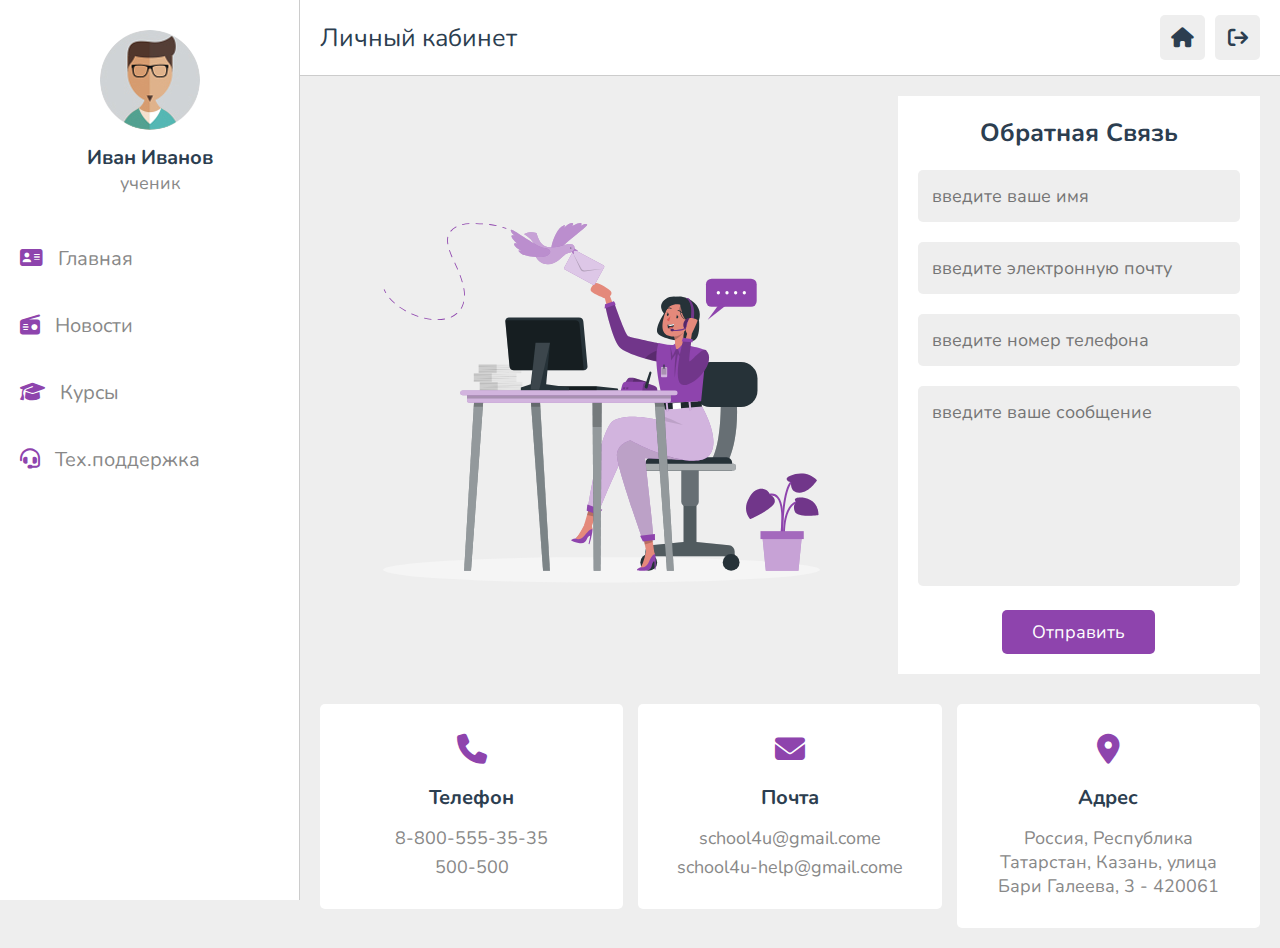
<file: desgin/contact.html>
<!DOCTYPE html>
<html lang="en">
<head>
   <meta charset="UTF-8">
   <meta http-equiv="X-UA-Compatible" content="IE=edge">
   <meta name="viewport" content="width=device-width, initial-scale=1.0">
   <title>contact us</title>

   <!-- font awesome cdn link  -->
   <link rel="stylesheet" href="https://cdnjs.cloudflare.com/ajax/libs/font-awesome/6.1.2/css/all.min.css">

   <!-- custom css file link  -->
   <link rel="stylesheet" href="css/style.css">

</head>
<body>

   <header class="header">

      <section class="flex">
   
         <a href="home.html" class="logo">Личный кабинет</a>
   
         <div class="icons">
            <div id="menu-btn" class="fas fa-home"></div>
            <div class="fa-solid fa-arrow-right-from-bracket"></div>
         </div>
   
         <div class="profile">
            <img src="images/pic-1.jpg" class="image" alt="">
            <h3 class="name">Иван Иванов</h3>
            <p class="role">ученик</p>
            <a href="profile.html" class="btn">аккаунт</a>
            <div class="flex-btn">
               <a href="login.html" class="option-btn">login</a>
               <a href="register.html" class="option-btn">register</a>
            </div>
         </div>
   
      </section>
   
   </header>   
   
   <div class="side-bar">
   
      <div id="close-btn">
         <i class="fas fa-times"></i>
      </div>
   
      <div class="profile">
         <img src="images/pic-1.jpg" class="image" alt="">
         <h3 class="name">Иван Иванов</h3>
         <p class="role">ученик</p>
         <!-- <a href="profile.html" class="btn">аккаунт</a> -->
      </div>
   
      <nav class="navbar">
         <a href="home.html"><i class="fas fa-regular fa-address-card"></i><span>Главная</span></a>
         <a href="news.html"><i class="fas fa-solid fa-radio"></i><span>Новости</span></a>
         <a href="courses.html"><i class="fas fa-graduation-cap"></i><span>Курсы</span></a>
         <a href="contact.html"><i class="fas fa-headset"></i><span>Тех.поддержка</span></a>
      </nav>
   
   </div>
   

<section class="contact">

   <div class="row">

      <div class="image">
         <img src="images/contact-img.svg" alt="">
      </div>

      <form action="" method="post">
         <h3>Обратная связь</h3>
         <input type="text" placeholder="введите ваше имя" name="name" required maxlength="50" class="box">
         <input type="email" placeholder="введите электронную почту" name="email" required maxlength="50" class="box">
         <input type="number" placeholder="введите номер телефона" name="number" required maxlength="50" class="box">
         <textarea name="msg" class="box" placeholder="введите ваше сообщение" required maxlength="1000" cols="30" rows="10"></textarea>
         <input type="submit" value="Отправить" class="inline-btn" name="submit">
      </form>

   </div>

   <div class="box-container">

      <div class="box">
         <i class="fas fa-phone"></i>
         <h3>Телефон</h3>
         <a href="tel:1234567890">8-800-555-35-35</a>
         <a href="tel:1112223333">500-500</a>
      </div>
      
      <div class="box">
         <i class="fas fa-envelope"></i>
         <h3>Почта</h3>
         <a href="mailto:shaikhanas@gmail.com">school4u@gmail.come</a>
         <a href="mailto:anasbhai@gmail.com">school4u-help@gmail.come</a>
      </div>

      <div class="box">
         <i class="fas fa-map-marker-alt"></i>
         <h3>Адрес</h3>
         <a href="#">Россия, Республика Татарстан, Казань, улица Бари Галеева, 3 - 420061</a>
      </div>

   </div>

</section>


<!-- custom js file link  -->
<script src="js/script.js"></script>

   
</body>
</html>
</file>
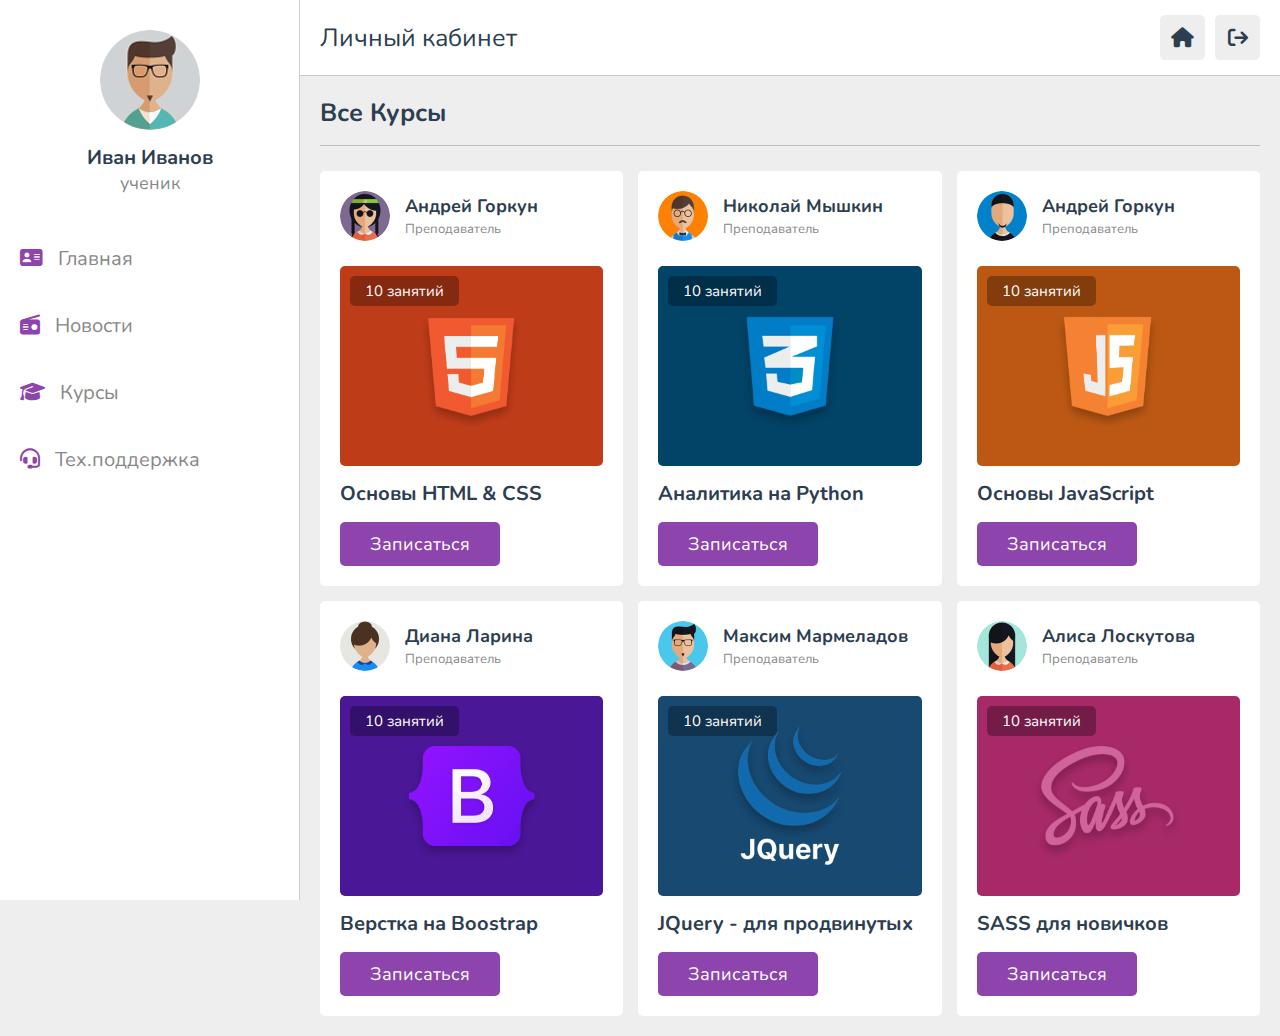
<file: desgin/courses.html>
<!DOCTYPE html>
<html lang="en">
<head>
   <meta charset="UTF-8">
   <meta http-equiv="X-UA-Compatible" content="IE=edge">
   <meta name="viewport" content="width=device-width, initial-scale=1.0">
   <title>courses</title>

   <!-- font awesome cdn link  -->
   <link rel="stylesheet" href="https://cdnjs.cloudflare.com/ajax/libs/font-awesome/6.1.2/css/all.min.css">

   <!-- custom css file link  -->
   <link rel="stylesheet" href="css/style.css">

</head>
<body>

   <header class="header">

      <section class="flex">
   
         <a href="home.html" class="logo">Личный кабинет</a>
   
         <div class="icons">
            <div id="menu-btn" class="fas fa-home"></div>
            <div class="fa-solid fa-arrow-right-from-bracket"></div>
         </div>
   
         <div class="profile">
            <img src="images/pic-1.jpg" class="image" alt="">
            <h3 class="name">Иван Иванов</h3>
            <p class="role">ученик</p>
            <a href="profile.html" class="btn">аккаунт</a>
            <div class="flex-btn">
               <a href="login.html" class="option-btn">login</a>
               <a href="register.html" class="option-btn">register</a>
            </div>
         </div>
   
      </section>
   
   </header>   
   
   <div class="side-bar">
   
      <div id="close-btn">
         <i class="fas fa-times"></i>
      </div>
   
      <div class="profile">
         <img src="images/pic-1.jpg" class="image" alt="">
         <h3 class="name">Иван Иванов</h3>
         <p class="role">ученик</p>
         <!-- <a href="profile.html" class="btn">аккаунт</a> -->
      </div>
   
      <nav class="navbar">
         <a href="home.html"><i class="fas fa-regular fa-address-card"></i><span>Главная</span></a>
         <a href="news.html"><i class="fas fa-solid fa-radio"></i><span>Новости</span></a>
         <a href="courses.html"><i class="fas fa-graduation-cap"></i><span>Курсы</span></a>
         <a href="contact.html"><i class="fas fa-headset"></i><span>Тех.поддержка</span></a>
      </nav>
   
   </div>

<section class="courses">

   <h1 class="heading">Все курсы</h1>

   <div class="box-container">

      <div class="box">
         <div class="tutor">
            <img src="images/pic-2.jpg" alt="">
            <div class="info">
               <h3>Андрей Горкун</h3>
               <span>Преподаватель</span>
            </div>
         </div>
         <div class="thumb">
            <img src="images/thumb-1.png" alt="">
            <span>10 занятий</span>
         </div>
         <h3 class="title">Основы HTML & CSS</h3>
         <a href="playlist.html" class="inline-btn">Записаться</a>
      </div>

      <div class="box">
         <div class="tutor">
            <img src="images/pic-3.jpg" alt="">
            <div class="info">
               <h3>Николай Мышкин</h3>
               <span>Преподаватель</span>
            </div>
         </div>
         <div class="thumb">
            <img src="images/thumb-2.png" alt="">
            <span>10 занятий</span>
         </div>
         <h3 class="title">Аналитика на Python</h3>
         <a href="playlist.html" class="inline-btn">Записаться</a>
      </div>

      <div class="box">
         <div class="tutor">
            <img src="images/pic-4.jpg" alt="">
            <div class="info">
               <h3>Андрей Горкун</h3>
               <span>Преподаватель</span>
            </div>
         </div>
         <div class="thumb">
            <img src="images/thumb-3.png" alt="">
            <span>10 занятий</span>
         </div>
         <h3 class="title">Основы JavaScript</h3>
         <a href="playlist.html" class="inline-btn">Записаться</a>
      </div>

      <div class="box">
         <div class="tutor">
            <img src="images/pic-5.jpg" alt="">
            <div class="info">
               <h3>Диана Ларина</h3>
               <span>Преподаватель</span>
            </div>
         </div>
         <div class="thumb">
            <img src="images/thumb-4.png" alt="">
            <span>10 занятий</span>
         </div>
         <h3 class="title">Верстка на Boostrap</h3>
         <a href="playlist.html" class="inline-btn">Записаться</a>
      </div>

      <div class="box">
         <div class="tutor">
            <img src="images/pic-6.jpg" alt="">
            <div class="info">
               <h3>Максим Мармеладов</h3>
               <span>Преподаватель</span>
            </div>
         </div>
         <div class="thumb">
            <img src="images/thumb-5.png" alt="">
            <span>10 занятий</span>
         </div>
         <h3 class="title">JQuery - для продвинутых</h3>
         <a href="playlist.html" class="inline-btn">Записаться</a>
      </div>

      <div class="box">
         <div class="tutor">
            <img src="images/pic-7.jpg" alt="">
            <div class="info">
               <h3>Алиса Лоскутова</h3>
               <span>Преподаватель</span>
            </div>
         </div>
         <div class="thumb">
            <img src="images/thumb-6.png" alt="">
            <span>10 занятий</span>
         </div>
         <h3 class="title">SASS для новичков</h3>
         <a href="playlist.html" class="inline-btn">Записаться</a>
      </div>

      <!-- <div class="box">
         <div class="tutor">
            <img src="images/pic-8.jpg" alt="">
            <div class="info">
               <h3>john deo</h3>
               <span>21-10-2022</span>
            </div>
         </div>
         <div class="thumb">
            <img src="images/thumb-7.png" alt="">
            <span>10 videos</span>
         </div>
         <h3 class="title">complete PHP tutorial</h3>
         <a href="playlist.html" class="inline-btn">view playlist</a>
      </div>

      <div class="box">
         <div class="tutor">
            <img src="images/pic-9.jpg" alt="">
            <div class="info">
               <h3>john deo</h3>
               <span>21-10-2022</span>
            </div>
         </div>
         <div class="thumb">
            <img src="images/thumb-8.png" alt="">
            <span>10 videos</span>
         </div>
         <h3 class="title">complete MySQL tutorial</h3>
         <a href="playlist.html" class="inline-btn">view playlist</a>
      </div>

      <div class="box">
         <div class="tutor">
            <img src="images/pic-1.jpg" alt="">
            <div class="info">
               <h3>john deo</h3>
               <span>21-10-2022</span>
            </div>
         </div>
         <div class="thumb">
            <img src="images/thumb-9.png" alt="">
            <span>10 videos</span>
         </div>
         <h3 class="title">complete react tutorial</h3>
         <a href="playlist.html" class="inline-btn">view playlist</a>
      </div> -->

   </div>

</section>

<!-- custom js file link  -->
<script src="js/script.js"></script>

   
</body>
</html>
</file>
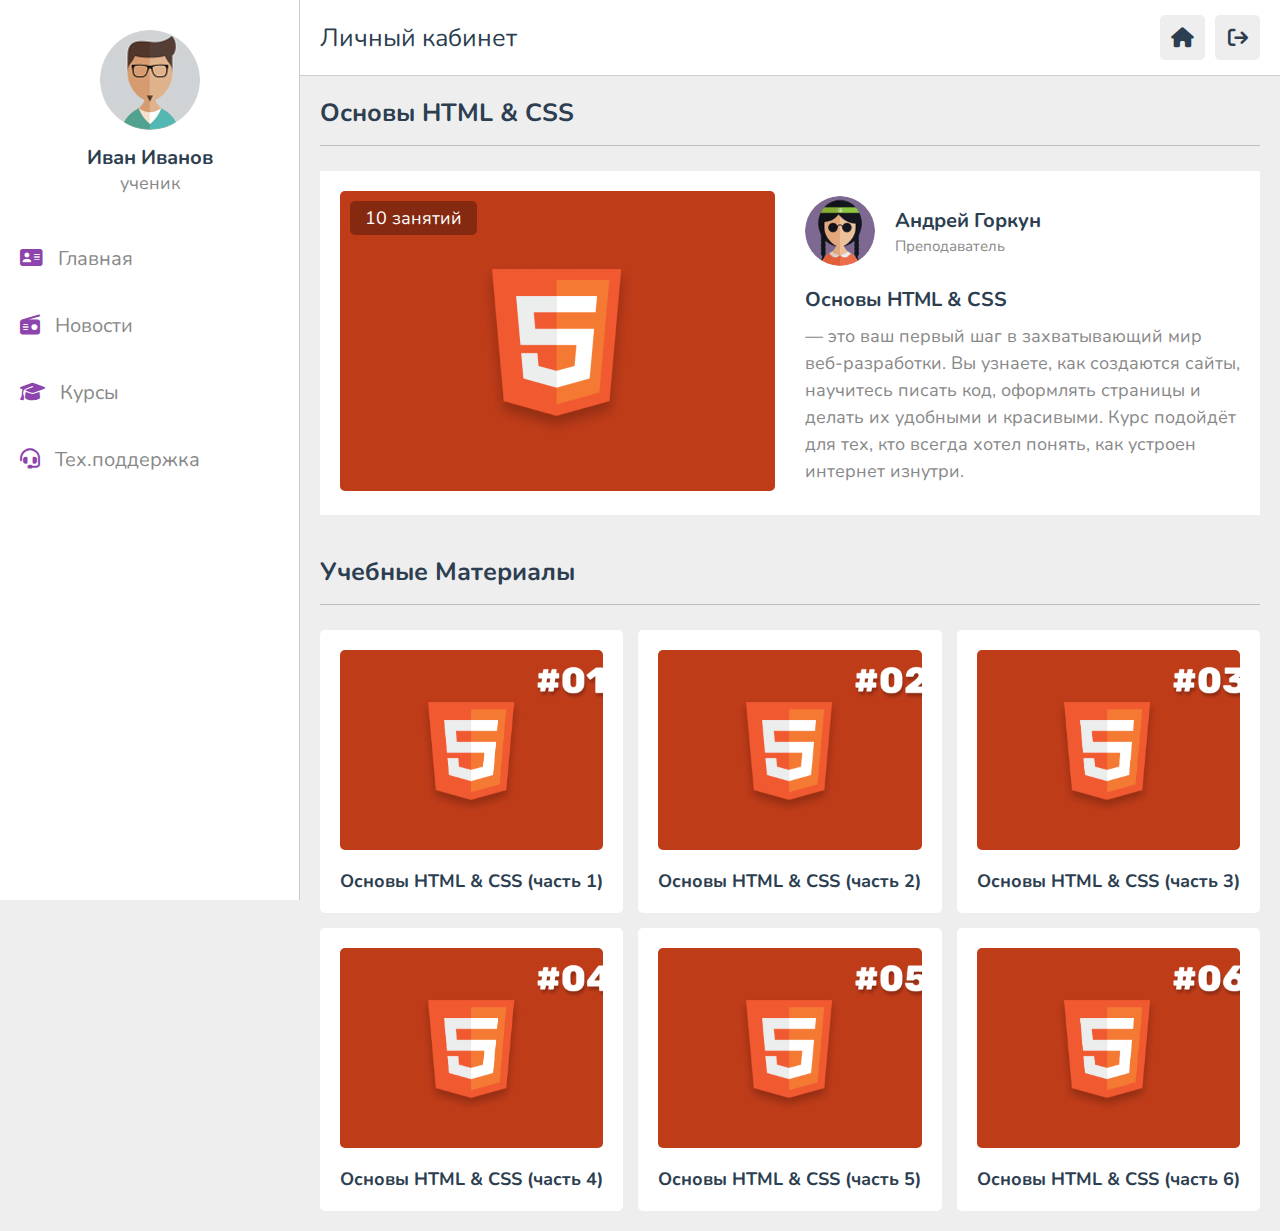
<file: desgin/coursesUser.html>
<!DOCTYPE html>
<html lang="en">
<head>
   <meta charset="UTF-8">
   <meta http-equiv="X-UA-Compatible" content="IE=edge">
   <meta name="viewport" content="width=device-width, initial-scale=1.0">
   <title>video playlist</title>

   <!-- font awesome cdn link  -->
   <link rel="stylesheet" href="https://cdnjs.cloudflare.com/ajax/libs/font-awesome/6.1.2/css/all.min.css">

   <!-- custom css file link  -->
   <link rel="stylesheet" href="css/style.css">

</head>
<body>

<header class="header">

   <section class="flex">

      <a href="home.html" class="logo">Личный кабинет</a>

      <div class="icons">
         <div id="menu-btn" class="fas fa-home"></div>
         <div class="fa-solid fa-arrow-right-from-bracket"></div>
      </div>

      <div class="profile">
         <img src="images/pic-1.jpg" class="image" alt="">
         <h3 class="name">Иван Иванов</h3>
         <p class="role">ученик</p>
         <a href="profile.html" class="btn">аккаунт</a>
         <div class="flex-btn">
            <a href="login.html" class="option-btn">login</a>
            <a href="register.html" class="option-btn">register</a>
         </div>
      </div>

   </section>

</header>   

<div class="side-bar">

   <div id="close-btn">
      <i class="fas fa-times"></i>
   </div>

   <div class="profile">
      <img src="images/pic-1.jpg" class="image" alt="">
      <h3 class="name">Иван Иванов</h3>
      <p class="role">ученик</p>
      <!-- <a href="profile.html" class="btn">аккаунт</a> -->
   </div>

   <nav class="navbar">
      <a href="home.html"><i class="fas fa-regular fa-address-card"></i><span>Главная</span></a>
      <a href="news.html"><i class="fas fa-solid fa-radio"></i><span>Новости</span></a>
      <a href="courses.html"><i class="fas fa-graduation-cap"></i><span>Курсы</span></a>
      <a href="contact.html"><i class="fas fa-headset"></i><span>Тех.поддержка</span></a>
   </nav>

</div>

<section class="playlist-details">

   <h1 class="heading">Основы HTML & CSS</h1>

   <div class="row">

      <div class="column">
   
         <div class="thumb">
            <img src="images/thumb-1.png" alt="">
            <span>10 занятий</span>
         </div>
      </div>
      <div class="column">
         <div class="tutor">
            <img src="images/pic-2.jpg" alt="">
            <div>
               <h3>Андрей Горкун</h3>
               <span>Преподаватель</span>
            </div>
         </div>
   
         <div class="details">
            <h3>Основы HTML & CSS</h3>
            <p>— это ваш первый шаг в захватывающий мир веб-разработки. Вы узнаете, как создаются сайты, научитесь писать код, оформлять страницы и делать их удобными и красивыми. Курс подойдёт для тех, кто всегда хотел понять, как устроен интернет изнутри.</p>
            <!-- <button disabled href="teacher_profile.html" class="inline-btn">Записаться</a> -->
         </div>
      </div>
   </div>

</section>

<section class="playlist-videos">

   <h1 class="heading">Учебные материалы</h1>

   <div class="box-container">

      <a class="box" href="watch-video.html">
         <i class="fa-solid fa-eye"></i>
         <img src="images/post-1-1.png" alt="">
         <h3>Основы HTML & CSS (часть 1)</h3>
      </a>

      <a class="box" href="watch-video.html">
         <i class="fa-solid fa-eye"></i>
         <img src="images/post-1-2.png" alt="">
         <h3>Основы HTML & CSS (часть 2)</h3>
      </a>

      <a class="box" href="watch-video.html">
         <i class="fa-solid fa-eye"></i>
         <img src="images/post-1-3.png" alt="">
         <h3>Основы HTML & CSS (часть 3)</h3>
      </a>

      <a class="box" href="watch-video.html">
         <i class="fa-solid fa-eye"></i>
         <img src="images/post-1-4.png" alt="">
         <h3>Основы HTML & CSS (часть 4)</h3>
      </a>

      <a class="box" href="watch-video.html">
         <i class="fa-solid fa-eye"></i>
         <img src="images/post-1-5.png" alt="">
         <h3>Основы HTML & CSS (часть 5)</h3>
      </a>

      <a class="box" href="watch-video.html">
         <i class="fa-solid fa-eye"></i>
         <img src="images/post-1-6.png" alt="">
         <h3>Основы HTML & CSS (часть 6)</h3>
      </a>

   </div>

</section>


<!-- custom js file link  -->
<script src="js/script.js"></script>

   
</body>
</html>
</file>
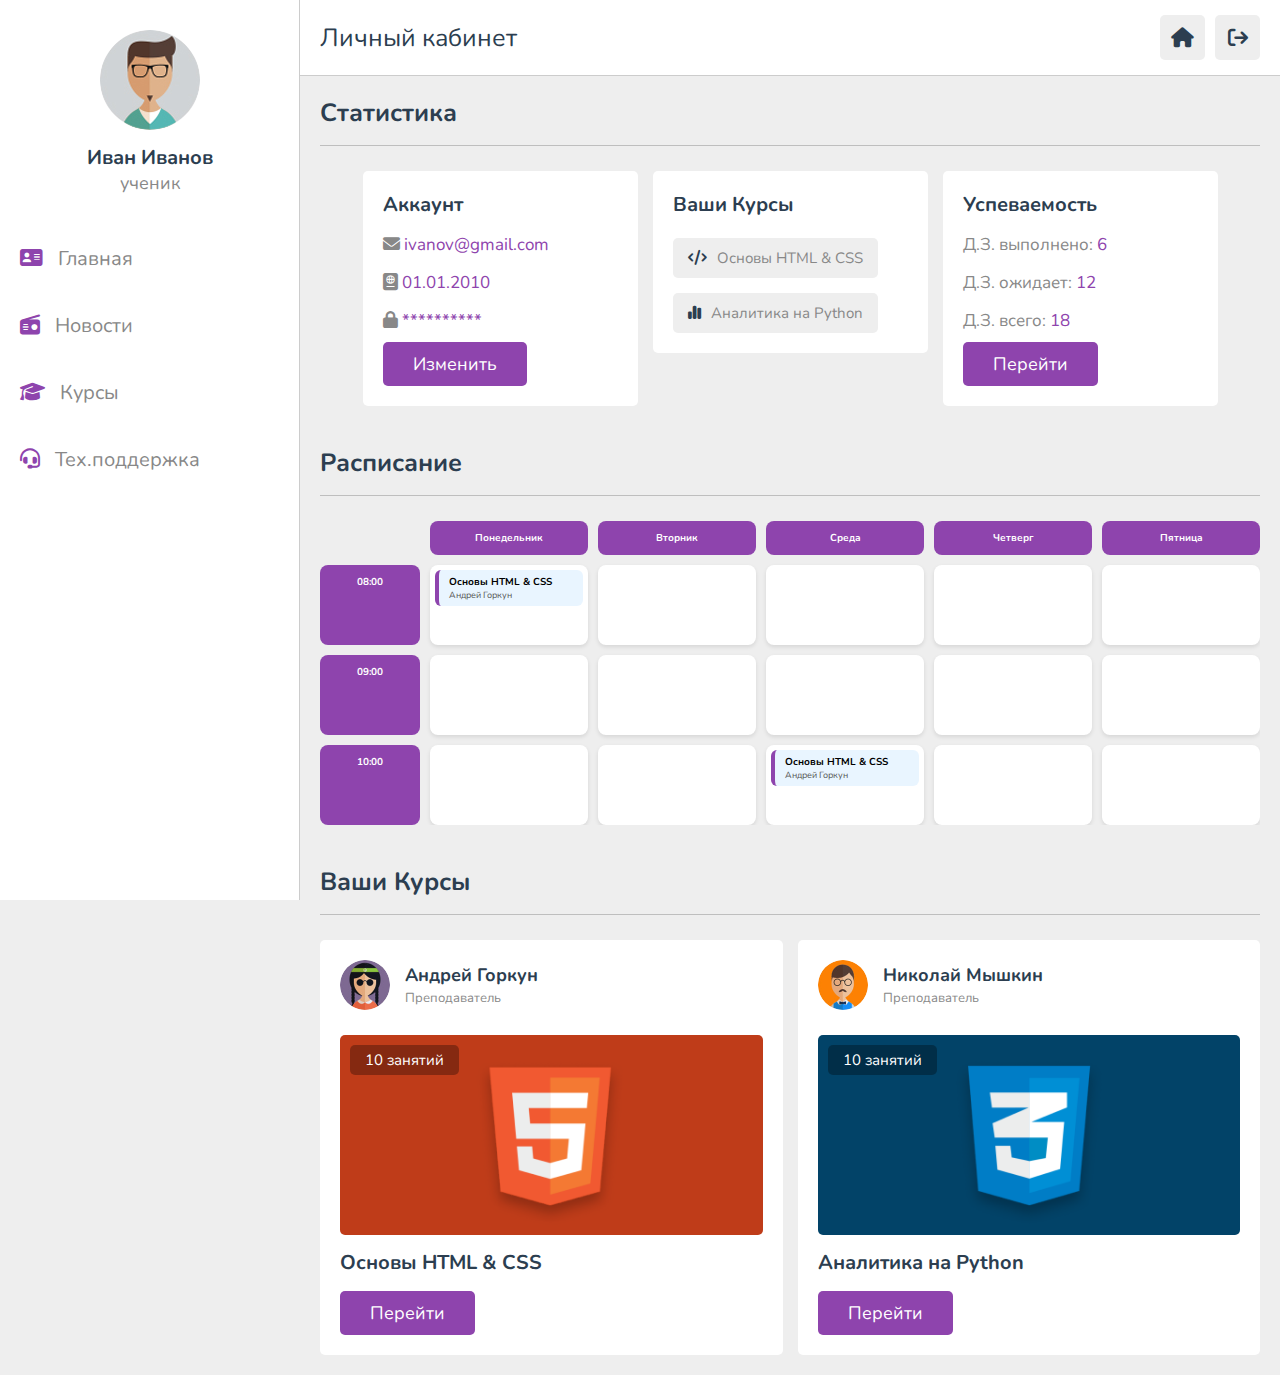
<file: desgin/home.html>
<!DOCTYPE html>
<html lang="ru">
<head>
   <meta charset="UTF-8">
   <meta http-equiv="X-UA-Compatible" content="IE=edge">
   <meta name="viewport" content="width=device-width, initial-scale=1.0">
   <title>Личный кабинет</title>

   <!-- font awesome cdn link  -->
   <link rel="stylesheet" href="https://cdnjs.cloudflare.com/ajax/libs/font-awesome/6.1.2/css/all.min.css">

   <!-- custom css file link  -->
   <link rel="stylesheet" href="css/style.css">

   <style>
      .schedule {
        display: grid;
        grid-template-columns: 100px repeat(5, 1fr);
        gap: 10px;
      }
      .day-header, .time-slot {
        background-color: #8e44ad;
        color: white;
        font-weight: bold;
        text-align: center;
        padding: 10px;
        border-radius: 8px;
      }
      .lesson-cell {
        background-color: white;
        min-height: 80px;
        border-radius: 8px;
        padding: 5px;
        box-shadow: 0 2px 4px rgba(0,0,0,0.1);
      }
      .lesson-card {
        background-color: #e9f5ff;
        border-left: 4px solid #8e44ad;
        padding: 5px 10px;
        border-radius: 6px;
        margin-bottom: 5px;
      }
      .subject {
        font-weight: bold;
      }
      .teacher {
        font-size: 0.9em;
        color: #555;
      }
    </style>

</head>
<body>

<header class="header">
   
   <section class="flex">

      <a href="home.html" class="logo">Личный кабинет</a>

      <div class="icons">
         <div id="menu-btn" class="fas fa-home"></div>
         <div class="fa-solid fa-arrow-right-from-bracket"></div>
      </div>

      <div class="profile">
         <img src="images/pic-1.jpg" class="image" alt="">
         <h3 class="name">Иван Иванов</h3>
         <p class="role">ученик</p>
         <a href="profile.html" class="btn">аккаунт</a>
         <div class="flex-btn">
            <a href="login.html" class="option-btn">login</a>
            <a href="register.html" class="option-btn">register</a>
         </div>
      </div>

   </section>

</header>   

<div class="side-bar">

   <div id="close-btn">
      <i class="fas fa-times"></i>
   </div>

   <div class="profile">
      <img src="images/pic-1.jpg" class="image" alt="">
      <h3 class="name">Иван Иванов</h3>
      <p class="role">ученик</p>
      <!-- <a href="profile.html" class="btn">аккаунт</a> -->
   </div>

   <nav class="navbar">
      <a href="home.html"><i class="fas fa-regular fa-address-card"></i><span>Главная</span></a>
      <a href="news.html"><i class="fas fa-solid fa-radio"></i><span>Новости</span></a>
      <a href="courses.html"><i class="fas fa-graduation-cap"></i><span>Курсы</span></a>
      <a href="contact.html"><i class="fas fa-headset"></i><span>Тех.поддержка</span></a>
   </nav>

</div>

<section class="home-grid">

   <h1 class="heading">Статистика</h1>

   <div class="box-container">

      <div class="box">
         <h3 class="title">аккаунт</h3>
         <p class="likes"><i class="fa-solid fa-envelope"></i><span> ivanov@gmail.com </span></p>
         <p class="likes"><i class="fa-solid fa-passport"></i><span> 01.01.2010</span></p>
         <p class="likes"><i class="fa-solid fa-lock"></i><span> **********</span></p>
         <a href="update.html" class="inline-btn">изменить</a>
      </div>

      <div class="box">
         <h3 class="title">Ваши курсы</h3>
         <div class="flex">
            <a href="#"><i class="fas fa-code"></i><span>Основы HTML & CSS</span></a>
            <a href="#"><i class="fas fa-chart-simple"></i><span>Аналитика на Python</span></a>
         </div>
      </div>   

      <div class="box">
         <h3 class="title">Успеваемость </h3>
         <p class="likes">Д.З. выполнено: <span>6</span></p>
         <p class="likes">Д.З. ожидает: <span>12</span></p>
         <p class="likes">Д.З. всего: <span>18</span></p>
         <a href="#" class="inline-btn">перейти</a>
      </div>      

   </div>

</section>

<section class="courses">

   <h1 class="heading">Расписание</h1>

   <div class="box-container" style="overflow-x: auto;">
      <div class="schedule">
         <!-- Header Row -->
         <div></div>
         <div class="day-header">Понедельник</div>
         <div class="day-header">Вторник</div>
         <div class="day-header">Среда</div>
         <div class="day-header">Четверг</div>
         <div class="day-header">Пятница</div>
     
         <!-- Time Slot 1 -->
         <div class="time-slot">08:00</div>
         <div class="lesson-cell">
           <div class="lesson-card">
             <div class="subject">Основы HTML & CSS</div>
             <div class="teacher">Андрей Горкун</div>
           </div>
         </div>
         <div class="lesson-cell"></div>
         <div class="lesson-cell"></div>
         <div class="lesson-cell"></div>
         <div class="lesson-cell"></div>
     
         <!-- Time Slot 2 -->
         <div class="time-slot">09:00</div>
         <div class="lesson-cell"></div>
         <div class="lesson-cell"></div>
         <div class="lesson-cell"></div>
         <div class="lesson-cell"></div>
         <div class="lesson-cell"></div>
     
         <!-- Time Slot 3 -->
         <div class="time-slot">10:00</div>
         <div class="lesson-cell"></div>
         <div class="lesson-cell"></div>
         <div class="lesson-cell">
           <div class="lesson-card">
             <div class="subject">Основы HTML & CSS</div>
             <div class="teacher">Андрей Горкун</div>
           </div>
         </div>
         <div class="lesson-cell"></div>
         <div class="lesson-cell"></div>
     
         <!-- Add more time slots as needed -->
       </div>
   </div>

</section>

<section class="courses">

   <h1 class="heading">Ваши курсы</h1>

   <div class="box-container">

      <div class="box">
         <div class="tutor">
            <img src="images/pic-2.jpg" alt="">
            <div class="info">
               <h3>Андрей Горкун</h3>
               <span>Преподаватель</span>
            </div>
         </div>
         <div class="thumb">
            <img src="images/thumb-1.png" alt="">
            <span>10 занятий</span>
         </div>
         <h3 class="title">Основы HTML & CSS</h3>
         <a href="coursesUser.html" class="inline-btn">перейти</a>
      </div>

      <div class="box">
         <div class="tutor">
            <img src="images/pic-3.jpg" alt="">
            <div class="info">
               <h3>Николай Мышкин</h3>
               <span>Преподаватель</span>
            </div>
         </div>
         <div class="thumb">
            <img src="images/thumb-2.png" alt="">
            <span>10 занятий</span>
         </div>
         <h3 class="title">Аналитика на Python</h3>
         <a href="#" class="inline-btn">перейти</a>
      </div>

      <!-- <div class="box">
         <div class="tutor">
            <img src="images/pic-4.jpg" alt="">
            <div class="info">
               <h3>john deo</h3>
               <span>21-10-2022</span>
            </div>
         </div>
         <div class="thumb">
            <img src="images/thumb-3.png" alt="">
            <span>10 videos</span>
         </div>
         <h3 class="title">complete JS tutorial</h3>
         <a href="playlist.html" class="inline-btn">view playlist</a>
      </div>

      <div class="box">
         <div class="tutor">
            <img src="images/pic-5.jpg" alt="">
            <div class="info">
               <h3>john deo</h3>
               <span>21-10-2022</span>
            </div>
         </div>
         <div class="thumb">
            <img src="images/thumb-4.png" alt="">
            <span>10 videos</span>
         </div>
         <h3 class="title">complete Boostrap tutorial</h3>
         <a href="playlist.html" class="inline-btn">view playlist</a>
      </div>

      <div class="box">
         <div class="tutor">
            <img src="images/pic-6.jpg" alt="">
            <div class="info">
               <h3>john deo</h3>
               <span>21-10-2022</span>
            </div>
         </div>
         <div class="thumb">
            <img src="images/thumb-5.png" alt="">
            <span>10 videos</span>
         </div>
         <h3 class="title">complete JQuery tutorial</h3>
         <a href="playlist.html" class="inline-btn">view playlist</a>
      </div>

      <div class="box">
         <div class="tutor">
            <img src="images/pic-7.jpg" alt="">
            <div class="info">
               <h3>john deo</h3>
               <span>21-10-2022</span>
            </div>
         </div>
         <div class="thumb">
            <img src="images/thumb-6.png" alt="">
            <span>10 videos</span>
         </div>
         <h3 class="title">complete SASS tutorial</h3>
         <a href="playlist.html" class="inline-btn">view playlist</a>
      </div> -->

   </div>

</section>





<!-- custom js file link  -->
<script src="js/script.js"></script>

   
</body>
</html>
</file>
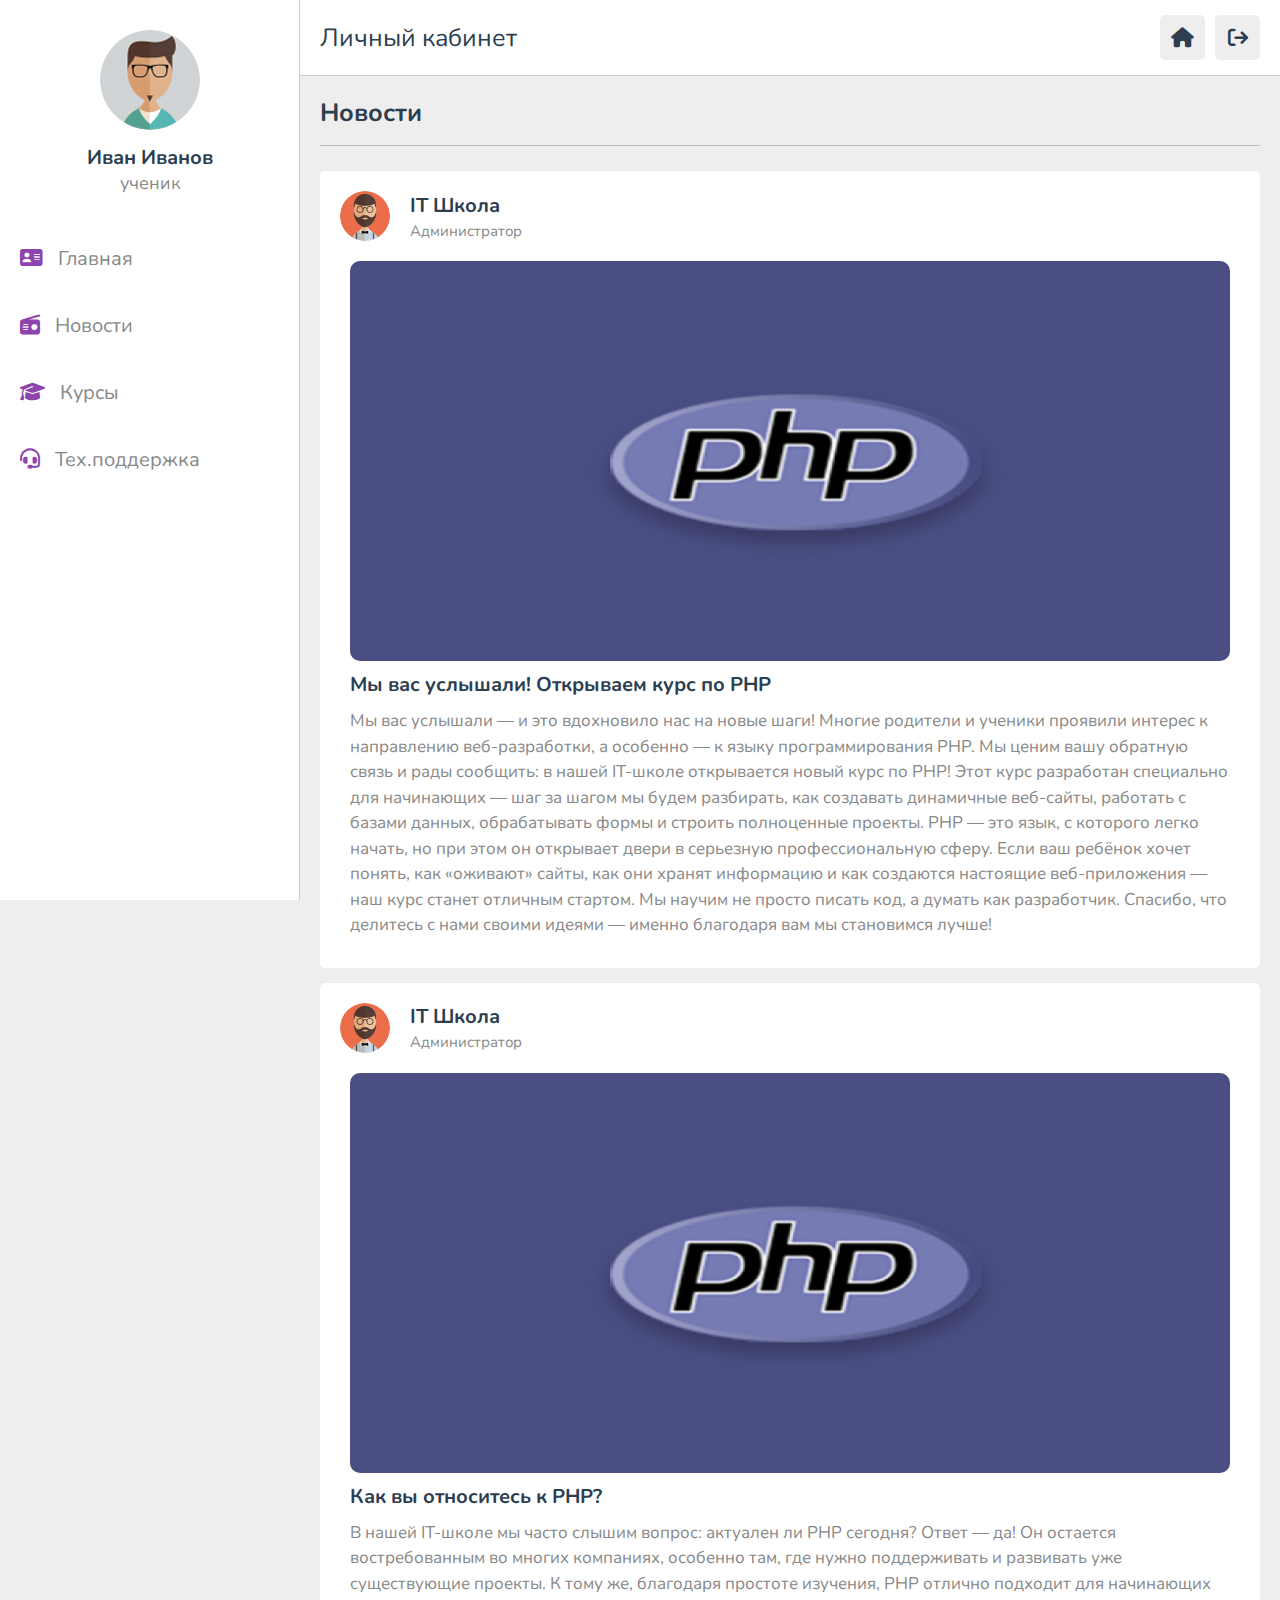
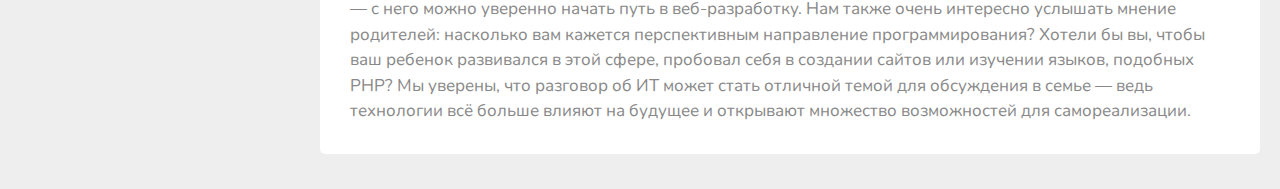
<file: desgin/news.html>
<!DOCTYPE html>
<html lang="en">
<head>
   <meta charset="UTF-8">
   <meta http-equiv="X-UA-Compatible" content="IE=edge">
   <meta name="viewport" content="width=device-width, initial-scale=1.0">
   <title>watch</title>

   <!-- font awesome cdn link  -->
   <link rel="stylesheet" href="https://cdnjs.cloudflare.com/ajax/libs/font-awesome/6.1.2/css/all.min.css">

   <!-- custom css file link  -->
   <link rel="stylesheet" href="css/style.css">

</head>
<body>

   <header class="header">
   
      <section class="flex">
   
         <a href="home.html" class="logo">Личный кабинет</a>
   
         <div class="icons">
            <div id="menu-btn" class="fas fa-home"></div>
            <div class="fa-solid fa-arrow-right-from-bracket"></div>
         </div>
   
         <div class="profile">
            <img src="images/pic-1.jpg" class="image" alt="">
            <h3 class="name">Иван Иванов</h3>
            <p class="role">ученик</p>
            <a href="profile.html" class="btn">аккаунт</a>
            <div class="flex-btn">
               <a href="login.html" class="option-btn">login</a>
               <a href="register.html" class="option-btn">register</a>
            </div>
         </div>
   
      </section>
   
   </header>   
   
   <div class="side-bar">
   
      <div id="close-btn">
         <i class="fas fa-times"></i>
      </div>
   
      <div class="profile">
         <img src="images/pic-1.jpg" class="image" alt="">
         <h3 class="name">Иван Иванов</h3>
         <p class="role">ученик</p>
         <!-- <a href="profile.html" class="btn">аккаунт</a> -->
      </div>
   
      <nav class="navbar">
        <a href="home.html"><i class="fas fa-regular fa-address-card"></i><span>Главная</span></a>
        <a href="news.html"><i class="fas fa-solid fa-radio"></i><span>Новости</span></a>
        <a href="courses.html"><i class="fas fa-graduation-cap"></i><span>Курсы</span></a>
        <a href="contact.html"><i class="fas fa-headset"></i><span>Тех.поддержка</span></a>
     </nav>
   
   </div>

<section class="watch-video">

    <h1 class="heading">Новости</h1>

    <div class="video-container">
      
        <div class="tutor">
           <img src="images/pic-9.jpg" alt="">
           <div>
              <h3>IT Школа</h3>
              <span>Администратор</span>
           </div>
        </div>
        <form action="" method="post" class="flex">
        </form>
        <div style="height: 400px; border-radius: 1rem; margin: 1rem; background-color: #eeeeee;">
          <div>
              <img style="width: 100%; height: 400px; border-radius: 1rem;" src="images/thumb-7.png" ></video>
          </div>
          
        </div>
        <h3 class="title">Мы вас услышали! Открываем курс по PHP</h3>
        <p class="description" style="margin: 1rem;">
            Мы вас услышали — и это вдохновило нас на новые шаги! Многие родители и ученики проявили интерес к направлению веб-разработки, а особенно — к языку программирования PHP. Мы ценим вашу обратную связь и рады сообщить: в нашей IT-школе открывается новый курс по PHP!

            Этот курс разработан специально для начинающих — шаг за шагом мы будем разбирать, как создавать динамичные веб-сайты, работать с базами данных, обрабатывать формы и строить полноценные проекты. PHP — это язык, с которого легко начать, но при этом он открывает двери в серьезную профессиональную сферу.
            
            Если ваш ребёнок хочет понять, как «оживают» сайты, как они хранят информацию и как создаются настоящие веб-приложения — наш курс станет отличным стартом. Мы научим не просто писать код, а думать как разработчик.
            
            Спасибо, что делитесь с нами своими идеями — именно благодаря вам мы становимся лучше!
        </p>
     </div>

    <div class="video-container">
      
        <div class="tutor">
           <img src="images/pic-9.jpg" alt="">
           <div>
              <h3>IT Школа</h3>
              <span>Администратор</span>
           </div>
        </div>
        <form action="" method="post" class="flex">
        </form>
        <div style="height: 400px; border-radius: 1rem; margin: 1rem; background-color: #eeeeee;">
          <div>
              <img style="width: 100%; height: 400px; border-radius: 1rem;" src="images/thumb-7.png" ></video>
          </div>
          
        </div>
        <h3 class="title">Как вы относитесь к PHP?</h3>
        <p class="description"  style="margin: 1rem;">
          В нашей IT-школе мы часто слышим вопрос: актуален ли PHP сегодня? Ответ — да! Он остается востребованным во многих компаниях, особенно там, где нужно поддерживать и развивать уже существующие проекты. К тому же, благодаря простоте изучения, PHP отлично подходит для начинающих — с него можно уверенно начать путь в веб-разработку.
  
          Нам также очень интересно услышать мнение родителей: насколько вам кажется перспективным направление программирования? Хотели бы вы, чтобы ваш ребенок развивался в этой сфере, пробовал себя в создании сайтов или изучении языков, подобных PHP? Мы уверены, что разговор об ИТ может стать отличной темой для обсуждения в семье — ведь технологии всё больше влияют на будущее и открывают множество возможностей для самореализации.
        </p>
     </div>

<!-- custom js file link  -->
<script src="js/script.js"></script>
   
</body>
</html>
</file>
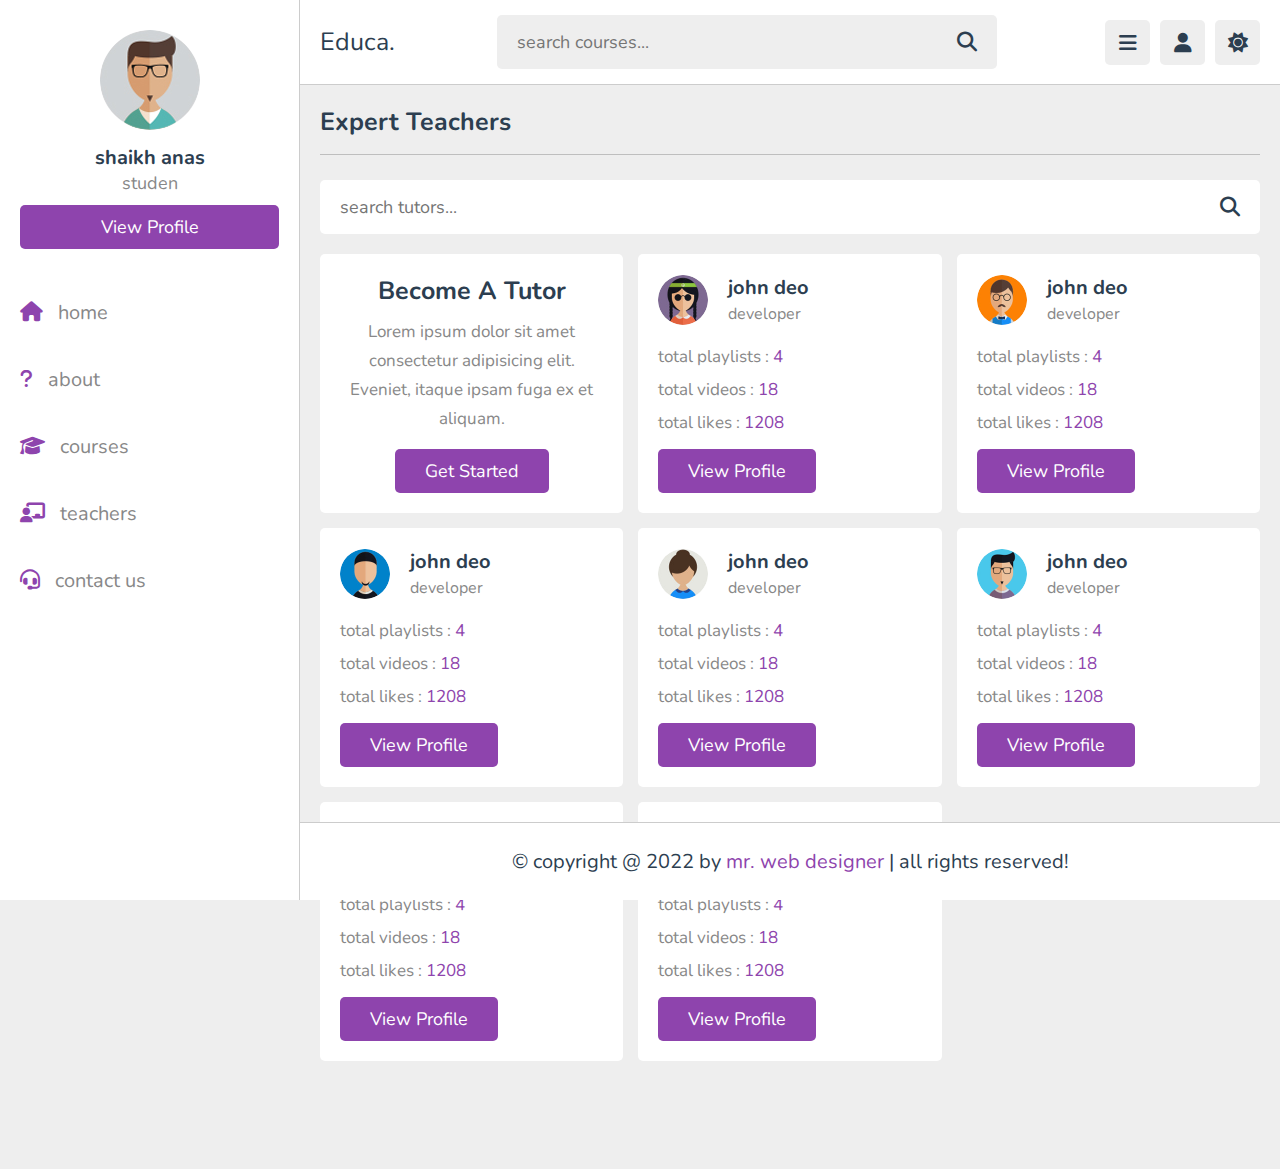
<file: desgin/teachers.html>
<!DOCTYPE html>
<html lang="en">
<head>
   <meta charset="UTF-8">
   <meta http-equiv="X-UA-Compatible" content="IE=edge">
   <meta name="viewport" content="width=device-width, initial-scale=1.0">
   <title>teachers</title>

   <!-- font awesome cdn link  -->
   <link rel="stylesheet" href="https://cdnjs.cloudflare.com/ajax/libs/font-awesome/6.1.2/css/all.min.css">

   <!-- custom css file link  -->
   <link rel="stylesheet" href="css/style.css">

</head>
<body>

<header class="header">
   
   <section class="flex">

      <a href="home.html" class="logo">Educa.</a>

      <form action="search.html" method="post" class="search-form">
         <input type="text" name="search_box" required placeholder="search courses..." maxlength="100">
         <button type="submit" class="fas fa-search"></button>
      </form>

      <div class="icons">
         <div id="menu-btn" class="fas fa-bars"></div>
         <div id="search-btn" class="fas fa-search"></div>
         <div id="user-btn" class="fas fa-user"></div>
         <div id="toggle-btn" class="fas fa-sun"></div>
      </div>

      <div class="profile">
         <img src="images/pic-1.jpg" class="image" alt="">
         <h3 class="name">shaikh anas</h3>
         <p class="role">studen</p>
         <a href="profile.html" class="btn">view profile</a>
         <div class="flex-btn">
            <a href="login.html" class="option-btn">login</a>
            <a href="register.html" class="option-btn">register</a>
         </div>
      </div>

   </section>

</header>   

<div class="side-bar">

   <div id="close-btn">
      <i class="fas fa-times"></i>
   </div>

   <div class="profile">
      <img src="images/pic-1.jpg" class="image" alt="">
      <h3 class="name">shaikh anas</h3>
      <p class="role">studen</p>
      <a href="profile.html" class="btn">view profile</a>
   </div>

   <nav class="navbar">
      <a href="home.html"><i class="fas fa-home"></i><span>home</span></a>
      <a href="about.html"><i class="fas fa-question"></i><span>about</span></a>
      <a href="courses.html"><i class="fas fa-graduation-cap"></i><span>courses</span></a>
      <a href="teachers.html"><i class="fas fa-chalkboard-user"></i><span>teachers</span></a>
      <a href="contact.html"><i class="fas fa-headset"></i><span>contact us</span></a>
   </nav>

</div>

<section class="teachers">

   <h1 class="heading">expert teachers</h1>

   <form action="" method="post" class="search-tutor">
      <input type="text" name="search_box" placeholder="search tutors..." required maxlength="100">
      <button type="submit" class="fas fa-search" name="search_tutor"></button>
   </form>

   <div class="box-container">

      <div class="box offer">
         <h3>become a tutor</h3>
         <p>Lorem ipsum dolor sit amet consectetur adipisicing elit. Eveniet, itaque ipsam fuga ex et aliquam.</p>
         <a href="register.html" class="inline-btn">get started</a>
      </div>

      <div class="box">
         <div class="tutor">
            <img src="images/pic-2.jpg" alt="">
            <div>
               <h3>john deo</h3>
               <span>developer</span>
            </div>
         </div>
         <p>total playlists : <span>4</span></p>
         <p>total videos : <span>18</span></p>
         <p>total likes : <span>1208</span></p>
         <a href="teacher_profile.html" class="inline-btn">view profile</a>
      </div>

      <div class="box">
         <div class="tutor">
            <img src="images/pic-3.jpg" alt="">
            <div>
               <h3>john deo</h3>
               <span>developer</span>
            </div>
         </div>
         <p>total playlists : <span>4</span></p>
         <p>total videos : <span>18</span></p>
         <p>total likes : <span>1208</span></p>
         <a href="teacher_profile.html" class="inline-btn">view profile</a>
      </div>

      <div class="box">
         <div class="tutor">
            <img src="images/pic-4.jpg" alt="">
            <div>
               <h3>john deo</h3>
               <span>developer</span>
            </div>
         </div>
         <p>total playlists : <span>4</span></p>
         <p>total videos : <span>18</span></p>
         <p>total likes : <span>1208</span></p>
         <a href="teacher_profile.html" class="inline-btn">view profile</a>
      </div>

      <div class="box">
         <div class="tutor">
            <img src="images/pic-5.jpg" alt="">
            <div>
               <h3>john deo</h3>
               <span>developer</span>
            </div>
         </div>
         <p>total playlists : <span>4</span></p>
         <p>total videos : <span>18</span></p>
         <p>total likes : <span>1208</span></p>
         <a href="teacher_profile.html" class="inline-btn">view profile</a>
      </div>

      <div class="box">
         <div class="tutor">
            <img src="images/pic-6.jpg" alt="">
            <div>
               <h3>john deo</h3>
               <span>developer</span>
            </div>
         </div>
         <p>total playlists : <span>4</span></p>
         <p>total videos : <span>18</span></p>
         <p>total likes : <span>1208</span></p>
         <a href="teacher_profile.html" class="inline-btn">view profile</a>
      </div>

      <div class="box">
         <div class="tutor">
            <img src="images/pic-7.jpg" alt="">
            <div>
               <h3>john deo</h3>
               <span>developer</span>
            </div>
         </div>
         <p>total playlists : <span>4</span></p>
         <p>total videos : <span>18</span></p>
         <p>total likes : <span>1208</span></p>
         <a href="teacher_profile.html" class="inline-btn">view profile</a>
      </div>

      <div class="box">
         <div class="tutor">
            <img src="images/pic-8.jpg" alt="">
            <div>
               <h3>john deo</h3>
               <span>developer</span>
            </div>
         </div>
         <p>total playlists : <span>4</span></p>
         <p>total videos : <span>18</span></p>
         <p>total likes : <span>1208</span></p>
         <a href="teacher_profile.html" class="inline-btn">view profile</a>
      </div>

   </div>

</section>














<footer class="footer">

   &copy; copyright @ 2022 by <span>mr. web designer</span> | all rights reserved!

</footer>

<!-- custom js file link  -->
<script src="js/script.js"></script>

   
</body>
</html>
</file>
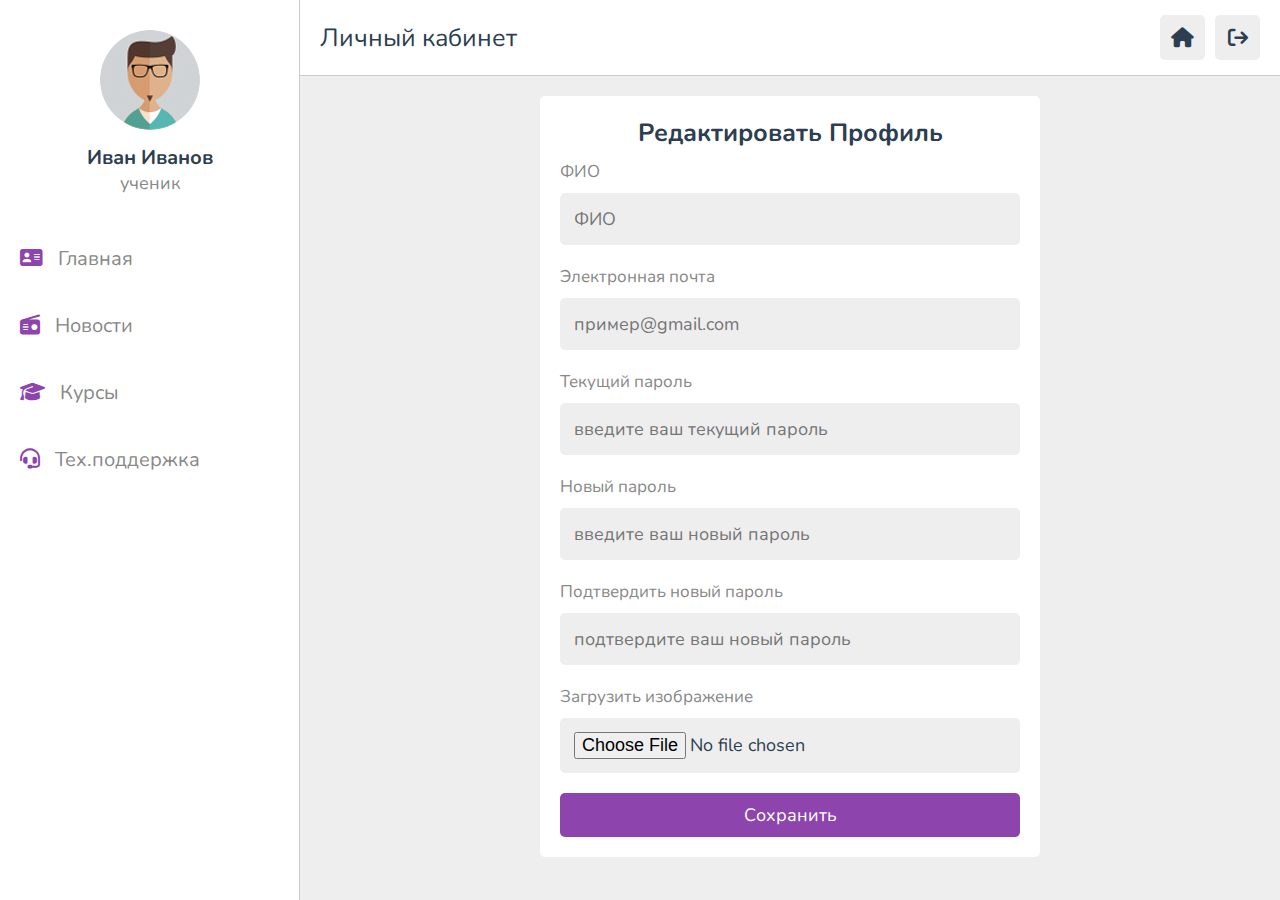
<file: desgin/update.html>
<!DOCTYPE html>
<html lang="ru">
<head>
   <meta charset="UTF-8">
   <meta http-equiv="X-UA-Compatible" content="IE=edge">
   <meta name="viewport" content="width=device-width, initial-scale=1.0">
   <title>Личный кабинет: редактирование</title>

   <!-- font awesome cdn link  -->
   <link rel="stylesheet" href="https://cdnjs.cloudflare.com/ajax/libs/font-awesome/6.1.2/css/all.min.css">

   <!-- custom css file link  -->
   <link rel="stylesheet" href="css/style.css">

</head>
<body>

   <header class="header">
   
      <section class="flex">
   
         <a href="home.html" class="logo">Личный кабинет</a>
   
         <div class="icons">
            <div id="menu-btn" class="fas fa-home"></div>
            <div class="fa-solid fa-arrow-right-from-bracket"></div>
         </div>
   
         <div class="profile">
            <img src="images/pic-1.jpg" class="image" alt="">
            <h3 class="name">Иван Иванов</h3>
            <p class="role">ученик</p>
            <a href="profile.html" class="btn">аккаунт</a>
            <div class="flex-btn">
               <a href="login.html" class="option-btn">login</a>
               <a href="register.html" class="option-btn">register</a>
            </div>
         </div>
   
      </section>
   
   </header>   

   <div class="side-bar">

      <div id="close-btn">
         <i class="fas fa-times"></i>
      </div>
   
      <div class="profile">
         <img src="images/pic-1.jpg" class="image" alt="">
         <h3 class="name">Иван Иванов</h3>
         <p class="role">ученик</p>
         <!-- <a href="profile.html" class="btn">аккаунт</a> -->
      </div>
   
      <nav class="navbar">
         <a href="home.html"><i class="fas fa-regular fa-address-card"></i><span>Главная</span></a>
         <a href="news.html"><i class="fas fa-solid fa-radio"></i><span>Новости</span></a>
         <a href="courses.html"><i class="fas fa-graduation-cap"></i><span>Курсы</span></a>
         <a href="contact.html"><i class="fas fa-headset"></i><span>Тех.поддержка</span></a>
      </nav>
   
   </div>

<section class="form-container">

   <form action="" method="post" enctype="multipart/form-data">
      <h3>Редактировать Профиль</h3>
      <p>ФИО</p>
      <input type="text" name="name" placeholder="ФИО" maxlength="50" class="box">
      <p>Электронная почта</p>
      <input type="email" name="email" placeholder="пример@gmail.com" maxlength="50" class="box">
      <p>Текущий пароль</p>
      <input type="password" name="old_pass" placeholder="введите ваш текущий пароль" maxlength="20" class="box">
      <p>Новый пароль</p>
      <input type="password" name="new_pass" placeholder="введите ваш новый пароль" maxlength="20" class="box">
      <p>Подтвердить новый пароль</p>
      <input type="password" name="c_pass" placeholder="подтвердите ваш новый пароль" maxlength="20" class="box">
      <p>Загрузить изображение</p>
      <input type="file" accept="image/*" class="box">
      <input type="submit" value="Сохранить" name="submit" class="btn">
   </form>

</section>

<!-- custom js file link  -->
<script src="js/script.js"></script>

   
</body>
</html>
</file>
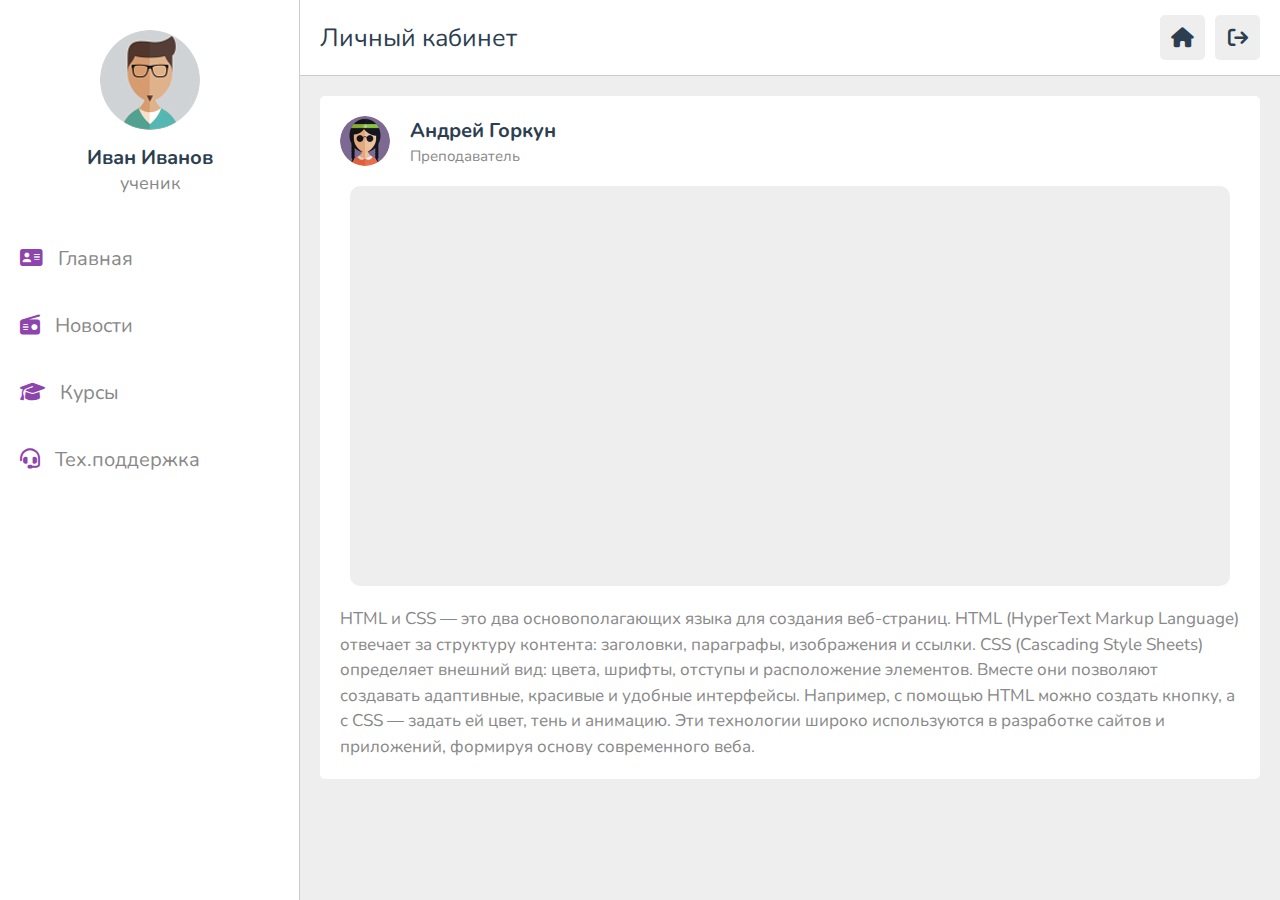
<file: desgin/watch-video.html>
<!DOCTYPE html>
<html lang="en">
<head>
   <meta charset="UTF-8">
   <meta http-equiv="X-UA-Compatible" content="IE=edge">
   <meta name="viewport" content="width=device-width, initial-scale=1.0">
   <title>watch</title>

   <!-- font awesome cdn link  -->
   <link rel="stylesheet" href="https://cdnjs.cloudflare.com/ajax/libs/font-awesome/6.1.2/css/all.min.css">

   <!-- custom css file link  -->
   <link rel="stylesheet" href="css/style.css">

</head>
<body>

   <header class="header">
   
      <section class="flex">
   
         <a href="home.html" class="logo">Личный кабинет</a>
   
         <div class="icons">
            <div id="menu-btn" class="fas fa-home"></div>
            <div class="fa-solid fa-arrow-right-from-bracket"></div>
         </div>
   
         <div class="profile">
            <img src="images/pic-1.jpg" class="image" alt="">
            <h3 class="name">Иван Иванов</h3>
            <p class="role">ученик</p>
            <a href="profile.html" class="btn">аккаунт</a>
            <div class="flex-btn">
               <a href="login.html" class="option-btn">login</a>
               <a href="register.html" class="option-btn">register</a>
            </div>
         </div>
   
      </section>
   
   </header>   
   
   <div class="side-bar">
   
      <div id="close-btn">
         <i class="fas fa-times"></i>
      </div>
   
      <div class="profile">
         <img src="images/pic-1.jpg" class="image" alt="">
         <h3 class="name">Иван Иванов</h3>
         <p class="role">ученик</p>
         <!-- <a href="profile.html" class="btn">аккаунт</a> -->
      </div>
   
      <nav class="navbar">
         <a href="home.html"><i class="fas fa-regular fa-address-card"></i><span>Главная</span></a>
         <a href="news.html"><i class="fas fa-solid fa-radio"></i><span>Новости</span></a>
         <a href="courses.html"><i class="fas fa-graduation-cap"></i><span>Курсы</span></a>
         <a href="contact.html"><i class="fas fa-headset"></i><span>Тех.поддержка</span></a>
      </nav>
   
   </div>

<section class="watch-video">

   <div class="video-container">
      <!-- <div class="video">
         <video src="images/vid-1.mp4" controls poster="images/post-1-1.png" id="video"></video>
      </div>
      <h3 class="title">complete HTML tutorial (part 01)</h3>
      <div class="info">
         <p class="date"><i class="fas fa-calendar"></i><span>22-10-2022</span></p>
         <p class="date"><i class="fas fa-heart"></i><span>44 likes</span></p>
      </div> -->
      <div class="tutor">
         <img src="images/pic-2.jpg" alt="">
         <div>
            <h3>Андрей Горкун</h3>
            <span>Преподаватель</span>
         </div>
      </div>
      <form action="" method="post" class="flex">
         <!-- <a href="playlist.html" class="inline-btn">view playlist</a> -->
         <!-- <button><i class="far fa-heart"></i><span>like</span></button> -->
      </form>
      <div style="height: 400px; border-radius: 1rem; margin: 1rem; background-color: #eeeeee;">

      </div>
      <p class="description">
         HTML и CSS — это два основополагающих языка для создания веб-страниц. HTML (HyperText Markup Language) отвечает за структуру контента: заголовки, параграфы, изображения и ссылки. CSS (Cascading Style Sheets) определяет внешний вид: цвета, шрифты, отступы и расположение элементов. Вместе они позволяют создавать адаптивные, красивые и удобные интерфейсы. Например, с помощью HTML можно создать кнопку, а с CSS — задать ей цвет, тень и анимацию. Эти технологии широко используются в разработке сайтов и приложений, формируя основу современного веба.
      </p>
   </div>

</section>

<!-- <section class="comments">

   <h1 class="heading">5 comments</h1>

   <form action="" class="add-comment">
      <h3>add comments</h3>
      <textarea name="comment_box" placeholder="enter your comment" required maxlength="1000" cols="30" rows="10"></textarea>
      <input type="submit" value="add comment" class="inline-btn" name="add_comment">
   </form>

   <h1 class="heading">user comments</h1>

   <div class="box-container">

      <div class="box">
         <div class="user">
            <img src="images/pic-1.jpg" alt="">
            <div>
               <h3>shaikh anas</h3>
               <span>22-10-2022</span>
            </div>
         </div>
         <div class="comment-box">this is a comment form shaikh anas</div>
         <form action="" class="flex-btn">
            <input type="submit" value="edit comment" name="edit_comment" class="inline-option-btn">
            <input type="submit" value="delete comment" name="delete_comment" class="inline-delete-btn">
         </form>
      </div>

      <div class="box">
         <div class="user">
            <img src="images/pic-2.jpg" alt="">
            <div>
               <h3>john deo</h3>
               <span>22-10-2022</span>
            </div>
         </div>
         <div class="comment-box">awesome tutorial!
            keep going!</div>
      </div>

      <div class="box">
         <div class="user">
            <img src="images/pic-3.jpg" alt="">
            <div>
               <h3>john deo</h3>
               <span>22-10-2022</span>
            </div>
         </div>
         <div class="comment-box">amazing way of teaching!
            thank you so much!
         </div>
      </div>

      <div class="box">
         <div class="user">
            <img src="images/pic-4.jpg" alt="">
            <div>
               <h3>john deo</h3>
               <span>22-10-2022</span>
            </div>
         </div>
         <div class="comment-box">loved it, thanks for the tutorial!</div>
      </div>

      <div class="box">
         <div class="user">
            <img src="images/pic-5.jpg" alt="">
            <div>
               <h3>john deo</h3>
               <span>22-10-2022</span>
            </div>
         </div>
         <div class="comment-box">this is what I have been looking for! thank you so much!</div>
      </div>

      <div class="box">
         <div class="user">
            <img src="images/pic-2.jpg" alt="">
            <div>
               <h3>john deo</h3>
               <span>22-10-2022</span>
            </div>
         </div>
         <div class="comment-box">thanks for the tutorial!

            how to download source code file?
         </div>
      </div>

   </div>

</section> -->

<!-- custom js file link  -->
<script src="js/script.js"></script>
   
</body>
</html>
</file>
<file: desgin/css/style.css>
@import url('https://fonts.googleapis.com/css2?family=Nunito:wght@200;300;400;500;600;700&display=swap');

:root{
   --main-color:#8e44ad;
   --red:#e74c3c;
   --orange:#f39c12;
   --light-color:#888;
   --light-bg:#eee;
   --black:#2c3e50;
   --white:#fff;
   --border:.1rem solid rgba(0,0,0,.2);
}

*{
   font-family: 'Nunito', sans-serif;
   margin:0; padding:0;
   box-sizing: border-box;
   outline: none; border:none;
   text-decoration: none;
}

*::selection{
   background-color: var(--main-color);
   color:#fff;
}

html{
   font-size: 62.5%;
   overflow-x: hidden;
}

html::-webkit-scrollbar{
   width: 1rem;
   height: .5rem;
}

html::-webkit-scrollbar-track{
   background-color: transparent;
}

html::-webkit-scrollbar-thumb{
   background-color: var(--main-color);
}

body{
   background-color: var(--light-bg);
   padding-left: 30rem;
  
}

section {
   animation: fadeIn 1s ease-in-out;
}

@keyframes fadeIn {
   from {
   opacity: 0;
   }
   to {
   opacity: 1;
   }
}

body.dark{
   --light-color:#aaa;
   --light-bg:#333;
   --black:#fff;
   --white:#222;
   --border:.1rem solid rgba(255,255,255,.2);
}

body.active{
   padding-left: 0;
}

section{
   padding:2rem;
   margin: 0 auto;
   max-width: 1200px;
}

.heading{
   font-size: 2.5rem;
   color:var(--black);
   margin-bottom: 2.5rem;
   border-bottom: var(--border);
   padding-bottom: 1.5rem;
   text-transform: capitalize;
}

.inline-btn,
.inline-option-btn,
.inline-delete-btn,
.btn,
.delete-btn,
.option-btn{
   border-radius: .5rem;
   color:#fff;
   font-size: 1.8rem;
   cursor: pointer;
   text-transform: capitalize;
   padding:1rem 3rem;
   text-align: center;
   margin-top: 1rem;
}

.btn,
.delete-btn,
.option-btn{
   display: block;
   width: 100%;
}

.inline-btn,
.inline-option-btn,
.inline-delete-btn{
   display: inline-block;
}

.btn,
.inline-btn{
   background-color: var(--main-color);
}

.option-btn,
.inline-option-btn{
   background-color:var(--orange);
}

.delete-btn,
.inline-delete-btn{
   background-color: var(--red);
}

.inline-btn:hover,
.inline-option-btn:hover,
.inline-delete-btn:hover,
.btn:hover,
.delete-btn:hover,
.option-btn:hover{
   background-color: var(--black);
   color: var(--white);
}

.flex-btn{
   display: flex;
   gap: 1rem;
}

.header{
   position: sticky;
   top:0; left:0; right: 0;
   background-color: var(--white);
   z-index: 1000;
   border-bottom: var(--border);
}

.header .flex{
   display: flex;
   align-items: center;
   justify-content: space-between;
   position: relative;
   padding: 1.5rem 2rem;
}

.header .flex .logo{
   font-size: 2.5rem;
   color: var(--black);
}

.header .flex .search-form{
   width: 50rem;
   border-radius: .5rem;
   background-color: var(--light-bg);
   padding:1.5rem 2rem;
   display: flex;
   gap:2rem;

}

.header .flex .search-form input{
   width: 100%;
   font-size: 1.8rem;
   color:var(--black);
   background:none;
}

.header .flex .search-form button{
   background:none;
   font-size: 2rem;
   cursor: pointer;
   color:var(--black);
}

.header .flex .search-form button:hover{
   color: var(--main-color);
}

.header .flex .icons div{
   font-size: 2rem;
   color:var(--black);
   background-color: var(--light-bg);
   border-radius: .5rem;
   height: 4.5rem;
   width: 4.5rem;
   line-height: 4.5rem;
   cursor: pointer;
   text-align: center;
   margin-left: .7rem;
}

.header .flex .icons div:hover{
   background-color: var(--black);
   color:var(--white);
}

.header .flex .profile{
   position: absolute;
   top:120%; right: 2rem;
   background-color: var(--white);
   border-radius: .5rem;
   padding: 1.5rem;
   text-align: center;
   overflow: hidden;
   transform-origin: top right;
   transform: scale(0);
   transition: .2s linear;
   width: 30rem;
}

.header .flex .profile.active{
   transform: scale(1);
}

.header .flex .profile .image{
   height: 10rem;
   width: 10rem;
   border-radius: 50%;
   object-fit: contain;
   margin-bottom: 1rem;
}

.header .flex .profile .name{
   font-size: 2rem;
   color:var(--black);
   overflow: hidden;
   text-overflow: ellipsis;
   white-space: nowrap;
}

.header .flex .profile .role{
   font-size: 1.8rem;
   color: var(--light-color);
}

#search-btn{
   display: none;
}

.side-bar{
   position: fixed;
   top: 0; left: 0;
   width: 30rem;
   background-color: var(--white);
   height: 100vh;
   border-right: var(--border);
   z-index: 1200;
}

.side-bar #close-btn{
   text-align: right;
   padding: 2rem;
   display: none;
}

.side-bar #close-btn i{
   text-align: right;
   font-size: 2.5rem;
   background:var(--red);
   border-radius: .5rem;
   color:var(--white);
   cursor: pointer;
   height: 4.5rem;
   width: 4.5rem;
   line-height: 4.5rem;
   text-align: center;
}

.side-bar #close-btn i:hover{
   background-color: var(--black);
}

.side-bar .profile{
   padding:3rem 2rem;
   text-align: center;
}

.side-bar .profile .image{
   height: 10rem;
   width: 10rem;
   border-radius: 50%;
   object-fit: contain;
   margin-bottom: 1rem;
}

.side-bar .profile .name{
   font-size: 2rem;
   color:var(--black);
   overflow: hidden;
   text-overflow: ellipsis;
   white-space: nowrap;
}

.side-bar .profile .role{
   font-size: 1.8rem;
   color: var(--light-color);
}

.side-bar .navbar a{
   display: block;
   padding: 2rem;
   font-size: 2rem;
}

.side-bar .navbar a i{
   margin-right: 1.5rem;
   color:var(--main-color);
   transition: .2s linear;
}

.side-bar .navbar a span{
   color:var(--light-color);
}

.side-bar .navbar a:hover{
   background-color: var(--light-bg);
}

.side-bar .navbar a:hover i{
   margin-right: 2.5rem;
}

.side-bar.active{
   left: -30rem;
}

.home-grid .box-container{
   display: grid;
   grid-template-columns: repeat(auto-fit, 27.5rem);
   gap:1.5rem;
   justify-content: center;
   align-items: flex-start;
}

.home-grid .box-container .box{
   background-color: var(--white);
   border-radius: .5rem;
   padding:2rem;
}

.home-grid .box-container .box .title{
   font-size: 2rem;
   color: var(--black);
   text-transform: capitalize;
}

.home-grid .box-container .box .flex{
   display: flex;
   flex-wrap: wrap;
   gap: 1.5rem;
   margin-top: 2rem;
}

.home-grid .box-container .flex a{
   background-color: var(--light-bg);
   border-radius: .5rem;
   padding: 1rem 1.5rem;
   font-size: 1.5rem;
}

.home-grid .box-container .flex a i{
   margin-right: 1rem;
   color:var(--black);
}

.home-grid .box-container .flex a span{
   color:var(--light-color);
}

.home-grid .box-container .flex a:hover{
   background-color: var(--black);
}

.home-grid .box-container .flex a:hover span{
   color:var(--white);
}

.home-grid .box-container .flex a:hover i{
   color:var(--white);
}

.home-grid .box-container .tutor{
   padding: 1rem 0;
   font-size: 1.8rem;
   color:var(--light-color);
   line-height: 2;
}

.home-grid .box-container .likes{
   color:var(--light-color);
   font-size: 1.7rem;
   margin-top: 1.5rem;
}

.home-grid .box-container .likes span{
   color:var(--main-color);
}

.about .row{
   display: flex;
   align-items: center;
   flex-wrap: wrap;
   gap:1.5rem;
}

.about .row .image{
   flex: 1 1 40rem;
}

.about .row .image img{
   width: 100%;
   height: 50rem;
}

.about .row .content{
   flex: 1 1 40rem;
}

.about .row .content p{
   font-size: 1.7rem;
   line-height: 2;
   color: var(--light-color);
   padding: 1rem 0;
}

.about .row .content h3{
   font-size: 3rem;
   color:var(--black);
   text-transform: capitalize;
}

.about .box-container{
   display: grid;
   grid-template-columns: repeat(auto-fit, minmax(27rem, 1fr));
   gap:1.5rem;
   justify-content: center;
   align-items: flex-start;
   margin-top: 3rem;
}

.about .box-container .box{
   border-radius: .5rem;
   background-color: var(--white);
   padding: 2rem;
   display: flex;
   align-items: center;
   gap: 2.5rem;
}

.about .box-container .box i{
   font-size: 4rem;
   color: var(--main-color);
}

.about .box-container .box h3{
   font-size: 2.5rem;
   color: var(--black);
   margin-bottom: .3rem;
}

.about .box-container .box p{
   font-size: 1.7rem;
   color:var(--light-color);
}

.reviews .box-container{
   display: grid;
   grid-template-columns: repeat(auto-fit, minmax(30rem, 1fr));
   gap:1.5rem;
   justify-content: center;
   align-items: flex-start;
}

.reviews .box-container .box{
   border-radius: .5rem;
   background-color: var(--white);
   padding: 2rem;
}

.reviews .box-container .box p{
   line-height: 1.7;
   font-size: 1.7rem;
   color: var(--light-color);
}

.reviews .box-container .box .student{
   margin-top: 2rem;
   display: flex;
   align-items: center;
   gap: 1.5rem;
}

.reviews .box-container .box .student img{
   height: 5rem;
   width: 5rem;
   object-fit: cover;
   border-radius: 50%;
}

.reviews .box-container .box .student h3{
   font-size: 2rem;
   color: var(--black);
   margin-bottom: .3rem;
}

.reviews .box-container .box .student .stars{
   font-size: 1.5rem;
   color:var(--orange);
}

.courses .box-container{
   display: grid;
   grid-template-columns: repeat(auto-fit, minmax(30rem, 1fr));
   gap:1.5rem;
   justify-content: center;
   align-items: flex-start;
}

.courses .box-container .box{
   border-radius: .5rem;
   background-color: var(--white);
   padding: 2rem;
}

.courses .box-container .box .tutor{
   display: flex;
   align-items: center;
   gap: 1.5rem;
   margin-bottom: 2.5rem;
}

.courses .box-container .box .tutor img{
   height: 5rem;
   width: 5rem;
   border-radius: 50%;
   object-fit: cover;
}

.courses .box-container .box .tutor h3{
   font-size: 1.8rem;
   color: var(--black);
   margin-bottom: .2rem;
}

.courses .box-container .box .tutor span{
   font-size: 1.3rem;
   color:var(--light-color);
}

.courses .box-container .box .thumb{
   position: relative;
}

.courses .box-container .box .thumb span{
   position: absolute;
   top:1rem; left: 1rem;
   border-radius: .5rem;
   padding: .5rem 1.5rem;
   background-color: rgba(0,0,0,.3);
   color: #fff;
   font-size: 1.5rem;
}

.courses .box-container .box .thumb img{
   width: 100%;
   height: 20rem;
   object-fit: cover;
   border-radius: .5rem;
}

.courses .box-container .box .title{
   font-size: 2rem;
   color: var(--black);
   padding-bottom: .5rem;
   padding-top: 1rem;
}

.courses .more-btn{
   text-align: center;
   margin-top: 2rem;
}

.playlist-details .row{
   display: flex;
   align-items: flex-end;
   gap:3rem;
   flex-wrap: wrap;
   background-color: var(--white);
   padding: 2rem;
}

.playlist-details .row .column{
   flex: 1 1 40rem;
}

.playlist-details .row .column .save-playlist{
   margin-bottom: 1.5rem;
}

.playlist-details .row .column .save-playlist button{
   border-radius: .5rem;
   background-color: var(--light-bg);
   padding:1rem 1.5rem;
   cursor: pointer;
}

.playlist-details .row .column .save-playlist button i{
   font-size: 2rem;
   color:var(--black);
   margin-right: .8rem;
}

.playlist-details .row .column .save-playlist button span{
   font-size: 1.8rem;
   color:var(--light-color);
}

.playlist-details .row .column .save-playlist button:hover{
   background-color: var(--black);
}

.playlist-details .row .column .save-playlist button:hover i{
   color:var(--white);
}

.playlist-details .row .column .save-playlist button:hover span{
   color:var(--white);
}

.playlist-details .row .column .thumb{
   position: relative;
}

.playlist-details .row .column .thumb span{
   font-size: 1.8rem;
   color: #fff;
   background-color: rgba(0,0,0,.3);
   border-radius: .5rem;
   position: absolute;
   top: 1rem; left: 1rem;
   padding: .5rem 1.5rem;
}

.playlist-details .row .column .thumb img{
   height: 30rem;
   width: 100%;
   object-fit: cover;
   border-radius: .5rem;
}

.playlist-details .row .column .tutor{
   display: flex;
   align-items: center;
   gap: 2rem;
   margin-bottom: 2rem;
}

.playlist-details .row .column .tutor img{
   height: 7rem;
   width: 7rem;
   border-radius: 50%;
   object-fit: cover;
}

.playlist-details .row .column .tutor h3{
   font-size: 2rem;
   color:var(--black);
   margin-bottom: .2rem;
}

.playlist-details .row .column .tutor span{
   font-size: 1.5rem;
   color: var(--light-color);
}

.playlist-details .row .column .details h3{
   font-size: 2rem;
   color: var(--black);
   text-transform: capitalize;
}

.playlist-details .row .column .details p{
   padding: 1rem 0;
   line-height: 1.5;
   font-size: 1.8rem;
   color: var(--light-color);
}

.playlist-videos .box-container{
   display: grid;
   grid-template-columns: repeat(auto-fit, minmax(30rem, 1fr));
   gap:1.5rem;
   justify-content: center;
   align-items: flex-start;
}

.playlist-videos .box-container .box{
   background-color: var(--white);
   border-radius: .5rem;
   padding: 2rem;
   position: relative;
}

.playlist-videos .box-container .box i{
   position: absolute;
   top: 2rem; left: 2rem; right: 2rem;
   height: 20rem;
   border-radius: .5rem;
   background-color: rgba(0,0,0,.3);
   display: flex;
   align-items: center;
   justify-content: center;
   font-size: 5rem;
   color: #fff;
   display: none;
}

.playlist-videos .box-container .box:hover i{
   display: flex;
}

.playlist-videos .box-container .box img{
   width: 100%;
   height: 20rem;
   object-fit: cover;
   border-radius: .5rem;
}

.playlist-videos .box-container .box h3{
   margin-top: 1.5rem;
   font-size: 1.8rem;
   color: var(--black);
}

.playlist-videos .box-container .box:hover h3{
   color: var(--main-color);
}

.watch-video .video-container{
   background-color: var(--white);
   border-radius: .5rem;
   padding: 2rem;
   margin-bottom: 1.5rem;
}

.watch-video .video-container .video{
   position: relative;
   margin-bottom: 1.5rem;
}

.watch-video .video-container .video video{
   border-radius: .5rem;
   width: 100%;
   object-fit: contain;
   background-color: #000;
}

.watch-video .video-container .title{
   margin: 1rem;
   font-size: 2rem;
   color: var(--black);
}

.watch-video .video-container .info{
   display: flex;
   margin-top: 1.5rem;
   margin-bottom: 2rem;
   border-bottom: var(--border);
   padding-bottom: 1.5rem;
   gap: 2.5rem;
   align-items: center;
}

.watch-video .video-container .info p{
   font-size: 1.6rem;
}

.watch-video .video-container .info p span{
   color: var(--light-color);
}

.watch-video .video-container .info i{
   margin-right: 1rem;
   color: var(--main-color);
}

.watch-video .video-container .tutor{
   display: flex;
   align-items: center;
   gap: 2rem;
   margin-bottom: 1rem;
}

.watch-video .video-container .tutor img{
   border-radius: 50%;
   height: 5rem;
   width: 5rem;
   object-fit: cover;
}

.watch-video .video-container .tutor h3{
   font-size: 2rem;
   color: var(--black);
   margin-bottom: .2rem;
}

.watch-video .video-container .tutor span{
   font-size: 1.5rem;
   color: var(--light-color);
}

.watch-video .video-container .flex{
   display: flex;
   align-items: center;
   justify-content: space-between;
   gap: 1.5rem;
}

.watch-video .video-container .flex button{
   border-radius: .5rem;
   padding: 1rem 1.5rem;
   font-size: 1.8rem;
   cursor: pointer;
   background-color: var(--light-bg);
}

.watch-video .video-container .flex button i{
   margin-right: 1rem;
   color: var(--black);
}

.watch-video .video-container .flex button span{
   color: var(--light-color);
}

.watch-video .video-container .flex button:hover{
   background-color: var(--black);
}

.watch-video .video-container .flex button:hover i{
   color: var(--white);
}

.watch-video .video-container .flex button:hover span{
   color: var(--white);
}

.watch-video .video-container .description{
   line-height: 1.5;
   font-size: 1.7rem;
   color: var(--light-color);
   margin-top: 2rem;
}

.comments .add-comment{
   background-color: var(--white);
   border-radius: .5rem;
   padding: 2rem;
   margin-bottom: 3rem;
}

.comments .add-comment h3{
   font-size: 2rem;
   color: var(--black);
   margin-bottom: 1rem;
}

.comments .add-comment textarea{
   height: 20rem;
   resize: none;
   background-color: var(--light-bg);
   border-radius: .5rem;
   border: var(--border);
   padding: 1.4rem;
   font-size: 1.8rem;
   color: var(--black);
   width: 100%;
   margin: .5rem 0;
}

.comments .box-container{
   display: grid;
   gap: 2.5rem;
   background-color: var(--white);
   padding: 2rem;
   border-radius: .5rem;
}

.comments .box-container .box .user{
   display: flex;
   align-items: center;
   gap: 1.5rem;
   margin-bottom: 2rem;
}

.comments .box-container .box .user img{
   height: 5rem;
   width: 5rem;
   border-radius: 50%;
}

.comments .box-container .box .user h3{
   font-size: 2rem;
   color: var(--black);
   margin-bottom: .2rem;
}

.comments .box-container .box .user span{
   font-size: 1.5rem;
   color: var(--light-color);
}

.comments .box-container .box .comment-box{
   border-radius: .5rem;
   background-color: var(--light-bg);
   padding:1rem 1.5rem;
   white-space: pre-line;
   margin: .5rem 0;
   font-size: 1.8rem;
   color: var(--black);
   line-height: 1.5;
   position: relative;
   z-index: 0;
}

.comments .box-container .box .comment-box::before{
   content: '';
   position: absolute;
   top: -1rem; left: 1.5rem;
   background-color: var(--light-bg);
   height: 1.2rem;
   width: 2rem;
   clip-path: polygon(50% 0%, 0% 100%, 100% 100%);
}

.teachers .search-tutor{
   margin-bottom: 2rem;
   border-radius: .5rem;
   background-color: var(--white);
   padding: 1.5rem 2rem;
   display: flex;
   align-items: center;
   gap: 1.5rem;
}

.teachers .search-tutor input{
   width: 100%;
   background: none;
   font-size: 1.8rem;
   color: var(--black);
}

.teachers .search-tutor button{
   font-size: 2rem;
   color: var(--black);
   cursor: pointer;
   background:none;
}

.teachers .search-tutor button:hover{
   color: var(--main-color);
}

.teachers .box-container{
   display: grid;
   grid-template-columns: repeat(auto-fit, minmax(30rem, 1fr));
   gap:1.5rem;
   justify-content: center;
   align-items: flex-start;
}

.teachers .box-container .box{
   background-color: var(--white);
   border-radius: .5rem;
   padding: 2rem;
}

.teachers .box-container .offer{
   text-align: center;
}

.teachers .box-container .offer h3{
   font-size: 2.5rem;
   color: var(--black);
   text-transform: capitalize;
   padding-bottom: .5rem;
}

.teachers .box-container .offer p{
   line-height: 1.7;
   padding: .5rem 0;
   color: var(--light-color);
   font-size: 1.7rem;
}

.teachers .box-container .box .tutor{
   display: flex;
   align-items: center;
   gap:2rem;
   margin-bottom: 1.5rem;
}

.teachers .box-container .box .tutor img{
   height: 5rem;
   width: 5rem;
   border-radius: 50%;
}

.teachers .box-container .box .tutor h3{
   font-size: 2rem;
   color: var(--black);
   margin-bottom: .2rem;
}

.teachers .box-container .box .tutor span{
   font-size: 1.6rem;
   color: var(--light-color);
}

.teachers .box-container .box p{
   padding: .5rem 0;
   font-size: 1.7rem;
   color: var(--light-color);
}

.teachers .box-container .box p span{
   color: var(--main-color);
}

.teacher-profile .details{
   text-align: center;
   background-color: var(--white);
   border-radius: .5rem;
   padding: 2rem;
}

.teacher-profile .details .tutor img{
   height: 10rem;
   width: 10rem;
   border-radius: 50%;
   object-fit: cover;
   margin-bottom: 1rem;
}

.teacher-profile .details .tutor h3{
   font-size: 2rem;
   color: var(--black);
}

.teacher-profile .details .tutor span{
   color: var(--light-color);
   font-size: 1.7rem;
}

.teacher-profile .details .flex{
   display: flex;
   flex-wrap: wrap;
   gap: 1.5rem;
   margin-top: 2rem;
}

.teacher-profile .details .flex p{
   flex: 1 1 20rem;
   border-radius: .5rem;
   background-color: var(--light-bg);
   padding: 1.2rem 2rem;
   font-size: 1.8rem;
   color: var(--light-color);
}

.teacher-profile .details .flex p span{
   color: var(--main-color);
}

.user-profile .info{
   background-color: var(--white);
   border-radius: .5rem;
   padding: 2rem;
}

.user-profile .info .user{
   text-align: center;
   margin-bottom: 2rem;
   padding: 1rem;
}

.user-profile .info .user img{
   height: 10rem;
   width: 10rem;
   border-radius: 50%;
   object-fit: cover;
   margin-bottom: 1rem;
}

.user-profile .info .user h3{
   font-size: 2rem;
   color: var(--black);
}

.user-profile .info .user p{
   font-size: 1.7rem;
   color: var(--light-color);
   padding: .3rem 0;
}

.user-profile .info .box-container{
   display: flex;
   flex-wrap: wrap;
   gap: 1.5rem;
}

.user-profile .info .box-container .box{
   background-color: var(--light-bg);
   border-radius: .5rem;
   padding: 2rem;
   flex: 1 1 25rem;
}

.user-profile .info .box-container .box .flex{
   display: flex;
   align-items: center;
   gap: 2rem;
   margin-bottom: 1rem;
}

.user-profile .info .box-container .box .flex i{
   font-size:2rem;
   color: var(--white);
   background-color: var(--black);
   text-align: center;
   border-radius: .5rem;
   height: 5rem;
   width: 5rem;
   line-height: 4.9rem;
}

.user-profile .info .box-container .box .flex span{
   font-size: 2.5rem;
   color: var(--main-color);
}

.user-profile .info .box-container .box .flex p{
   color: var(--light-color);
   font-size: 1.7rem;
}

.contact .row{
   display: flex;
   align-items: center;
   flex-wrap: wrap;
   gap: 1.5rem;
}

.contact .row .image{
   flex: 1 1 50rem;
}

.contact .row .image img{
   width: 100%;
}

.contact .row form{
   flex: 1 1 30rem;
   background-color: var(--white);
   padding: 2rem;
   text-align: center;
}

.contact .row form h3{
   margin-bottom: 1rem;
   text-transform: capitalize;
   color:var(--black);
   font-size: 2.5rem;
}

.contact .row form .box{
   width: 100%;
   border-radius: .5rem;
   background-color: var(--light-bg);
   margin: 1rem 0;
   padding: 1.4rem;
   font-size: 1.8rem;
   color: var(--black);
}

.contact .row form textarea{
   height: 20rem;
   resize: none;
}

.contact .box-container{
   display: grid;
   grid-template-columns: repeat(auto-fit, minmax(30rem, 1fr));
   gap:1.5rem;
   justify-content: center;
   align-items: flex-start;
   margin-top: 3rem;
}

.contact .box-container .box{
   text-align: center;
   background-color: var(--white);
   border-radius: .5rem;
   padding: 3rem;
}

.contact .box-container .box i{
   font-size: 3rem;
   color: var(--main-color);
   margin-bottom: 1rem;
}

.contact .box-container .box h3{
   font-size: 2rem;
   color:var(--black);
   margin: 1rem 0;
}

.contact .box-container .box a{
   display: block;
   padding-top: .5rem;
   font-size: 1.8rem;
   color: var(--light-color);
}

.contact .box-container .box a:hover{
   text-decoration: underline;
   color:var(--black);
}

.form-container{
   min-height: calc(100vh - 20rem);
   display: flex;
   align-items: center;
   justify-content: center;
}

.form-container form{
   background-color: var(--white);
   border-radius: .5rem;
   padding: 2rem;
   width: 50rem;
}

.form-container form h3{
   font-size: 2.5rem;
   text-transform: capitalize;
   color: var(--black);
   text-align: center;
}

.form-container form p{
   font-size: 1.7rem;
   color: var(--light-color);
   padding-top: 1rem;
}

.form-container form p span{
   color: var(--red);
}

.form-container form .box{
   font-size: 1.8rem;
   color: var(--black);
   border-radius: .5rem;
   padding: 1.4rem;
   background-color: var(--light-bg);
   width: 100%;
   margin: 1rem 0;
}






.footer{
   background-color: var(--white);
   border-top: var(--border);
   position: sticky;
   bottom: 0; left: 0; right: 0;
   text-align: center;
   font-size: 2rem;
   padding:2.5rem 2rem;
   color:var(--black);
   margin-top: 1rem;
   z-index: 1000;
   /* padding-bottom: 9.5rem; */
}

.footer span{
   color:var(--main-color);
}



@media (max-width:1200px){

   body{
      padding-left: 0;
   }

   .side-bar{
      left: -30rem;
      transition: .2s linear;
   }

   .side-bar #close-btn{
      display: block;
   }

   .side-bar.active{
      left: 0;
      box-shadow: 0 0 0 100vw rgba(0,0,0,.8);
      border-right: 0;
   }

}

@media (max-width:991px){

   html{
      font-size: 55%;
   }

}

@media (max-width:768px){

   #search-btn{
      display: inline-block;
   }

   .header .flex .search-form{
      position: absolute;
      top: 99%; left: 0; right: 0;
      border-top: var(--border);
      border-bottom: var(--border);
      background-color: var(--white);
      border-radius: 0;
      width: auto;
      padding: 2rem;
      clip-path: polygon(0 0, 100% 0, 100% 0, 0 0);
      transition: .2s linear;
   }

   .header .flex .search-form.active{
      clip-path: polygon(0 0, 100% 0, 100% 100%, 0 100%);
   }

}

@media (max-width:450px){

   html{
      font-size: 50%;
   }

   .flex-btn{
      gap: 0;
      flex-flow: column;
   }

   .home-grid .box-container{
      grid-template-columns: 1fr;
   }

   .about .row .image img{
      height: 25rem;
   }

}
</file>
